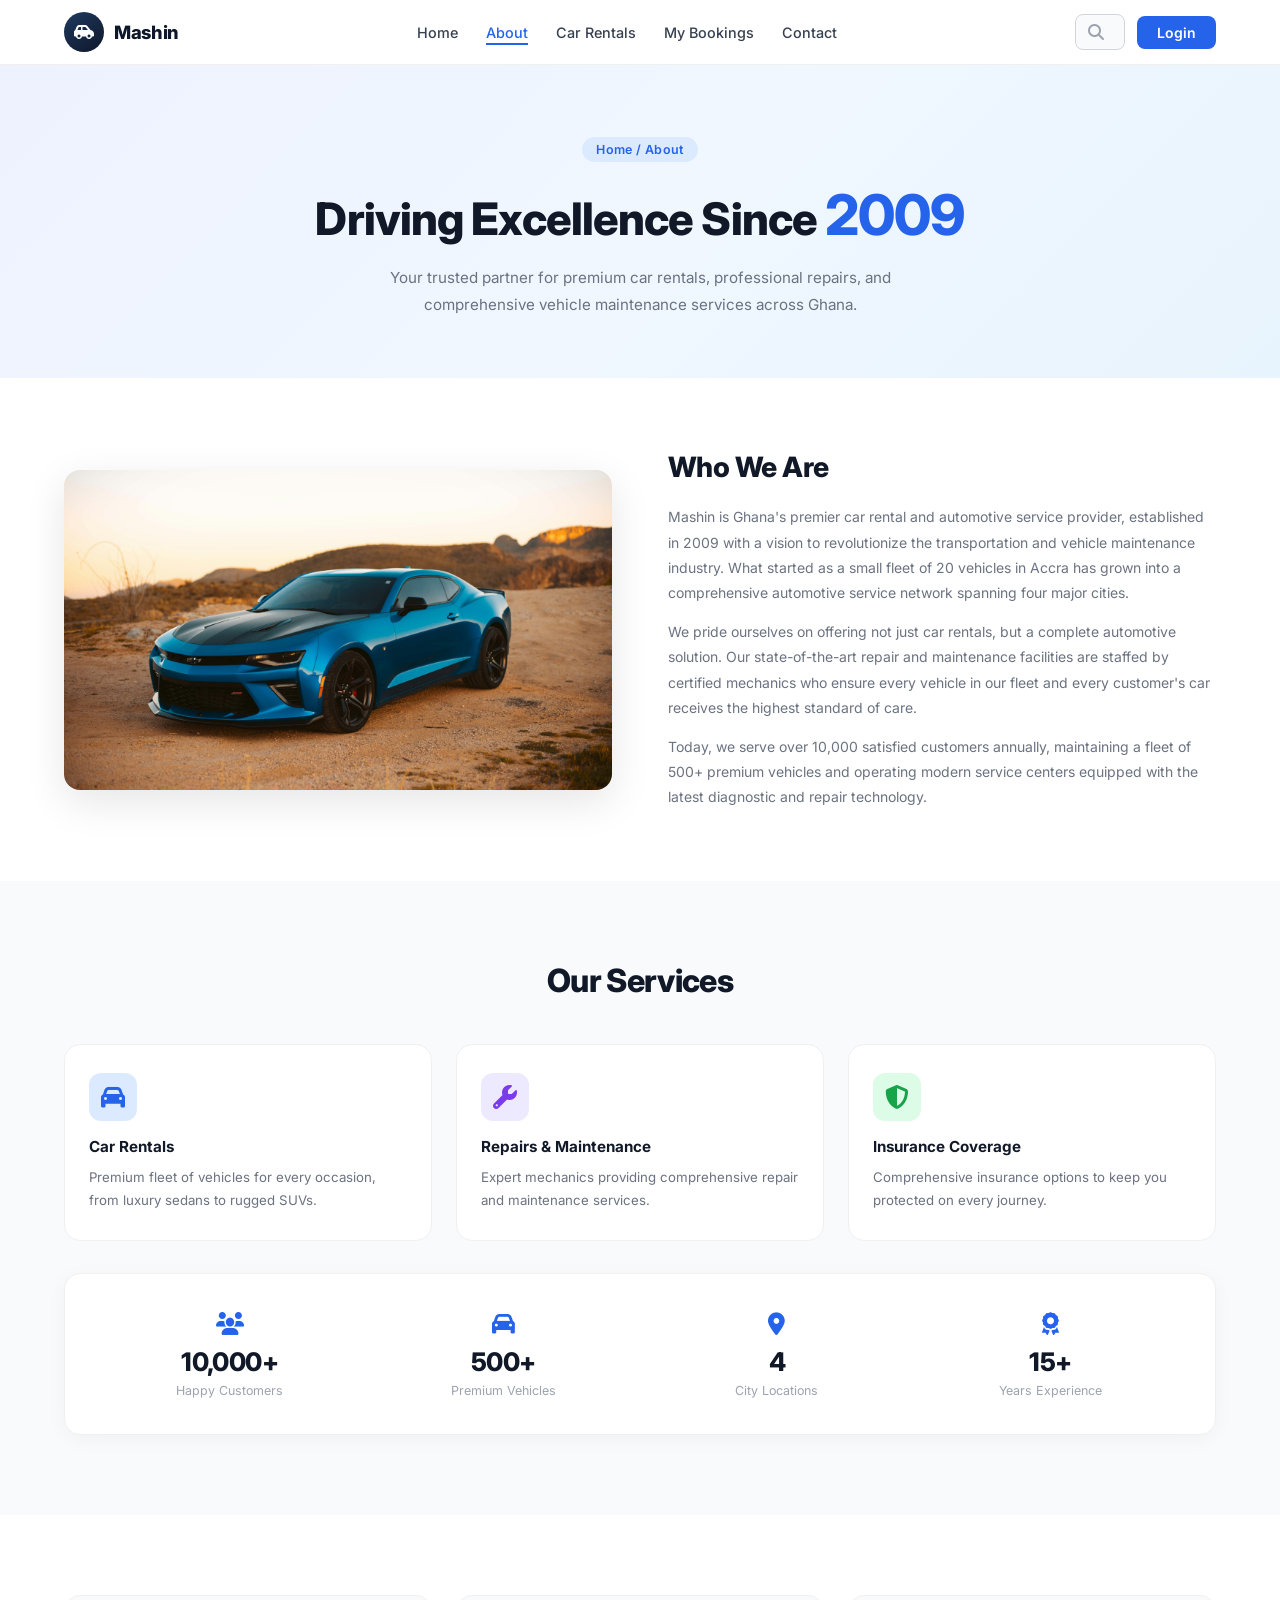
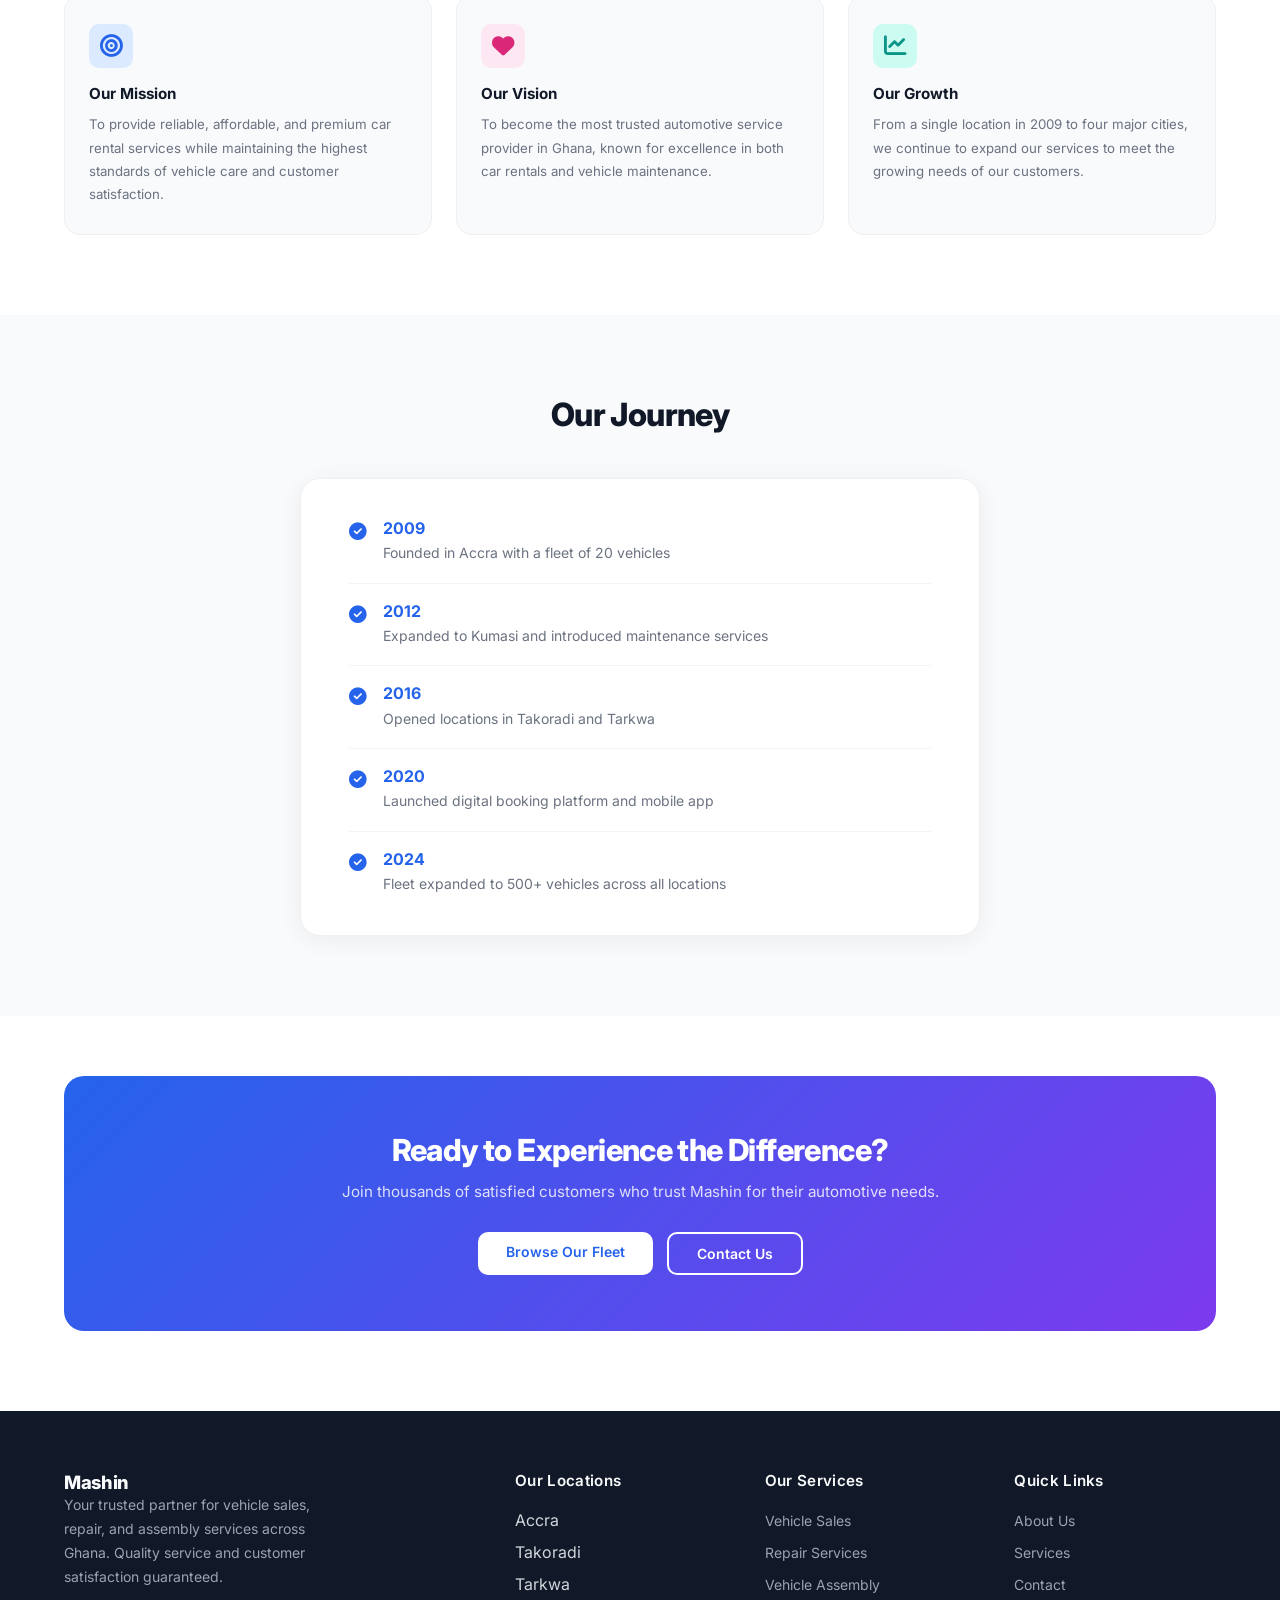
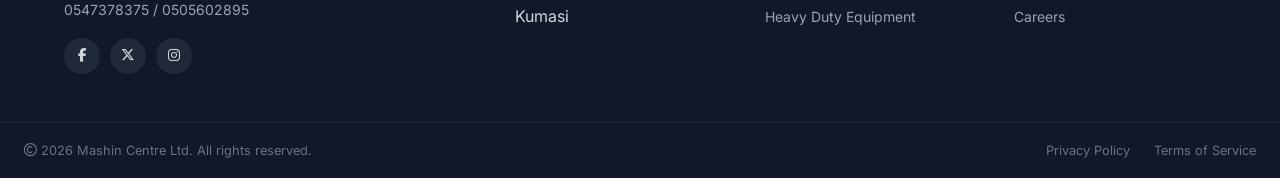
<file: about.html>
<!doctype html>

<html lang="en">
  <head>
    <meta charset="UTF-8" />

    <meta name="viewport" content="width=device-width, initial-scale=1.0" />

    <title>Mashin Centre — About</title>

    <link rel="stylesheet" href="css/style.css" />
     <link rel="stylesheet" href="https://cdnjs.cloudflare.com/ajax/libs/font-awesome/6.5.0/css/all.min.css"/>
  </head>
  <body id="top">
     
    <div class="top-arrow">
        <a href="#top"><i class="fa-solid fa-arrow-up"></i></a>
    </div>

   <!---------Header----------------->
<header>
  <div class="container">
    <div class="navbar">
      <a href="index.html" class="logo" aria-label="Mashin Centre home">
        <span class="logo-mark" aria-hidden="true"><i class="fa-solid fa-car-side"></i></span>
        <span class="logo-text">Mashin</span>
      </a>
      <button type="button" class="nav-toggle" aria-label="Toggle menu" aria-expanded="false" aria-controls="main-nav">
        <i class="fa-solid fa-bars"></i>
      </button>
      <nav class="main-nav" id="main-nav">
        <ul>
          <li><a href="index.html">Home</a></li>
          <li><a href="about.html" class="active">About</a></li>
          <li><a href="rentals.html">Car Rentals</a></li>
          <li><a href="booking.html">My Bookings</a></li>
          <li><a href="contact.html">Contact</a></li>
        </ul>
      </nav>
      <div class="header-actions">
        <div class="search-box">
          <span class="search-icon"><i class="fa-solid fa-magnifying-glass"></i></span>
          <input type="search" placeholder="Search products..." aria-label="Search products" />
        </div>
        <a href="login.html" class="btn-login">Login</a>
      </div>
    </div>
  </div>
</header>
<!-----------------End of header--------------------->
<main>
<!---------- ABOUT HERO -------->
      <section class="about-hero">
        <div class="container">
          <span class="section-tag">Home / About</span>
          <h1 class="about-hero-title">Driving Excellence Since <span class="hero-year">2009</span></h1>
          <p class="about-hero-desc">Your trusted partner for premium car rentals, professional repairs, and comprehensive vehicle maintenance services across Ghana.</p>
        </div>
      </section>
 
      <!-------- WHO WE ARE ------->
      <section class="who-section">
        <div class="container who-grid">
          <div class="who-img-wrap">
            <img src="images/car4.jpg" alt="Our Fleet" class="who-img" />
          </div>
          <div class="who-content">
            <h2>Who We Are</h2>
            <p>Mashin is Ghana's premier car rental and automotive service provider, established in 2009 with a vision to revolutionize the transportation and vehicle maintenance industry. What started as a small fleet of 20 vehicles in Accra has grown into a comprehensive automotive service network spanning four major cities.</p>
            <p>We pride ourselves on offering not just car rentals, but a complete automotive solution. Our state-of-the-art repair and maintenance facilities are staffed by certified mechanics who ensure every vehicle in our fleet and every customer's car receives the highest standard of care.</p>
            <p>Today, we serve over 10,000 satisfied customers annually, maintaining a fleet of 500+ premium vehicles and operating modern service centers equipped with the latest diagnostic and repair technology.</p>
          </div>
        </div>
      </section>
 
      <!-------- OUR SERVICES -------->
      <section class="about-services-section">
        <div class="container">
          <div class="section-header">
            <h2>Our Services</h2>
          </div>
          <div class="about-services-grid">
            <div class="about-service-card">
              <div class="about-service-icon blue-icon"><i class="fa-solid fa-car"></i></div>
              <h4>Car Rentals</h4>
              <p>Premium fleet of vehicles for every occasion, from luxury sedans to rugged SUVs.</p>
            </div>
            <div class="about-service-card">
              <div class="about-service-icon purple-icon"><i class="fa-solid fa-wrench"></i></div>
              <h4>Repairs & Maintenance</h4>
              <p>Expert mechanics providing comprehensive repair and maintenance services.</p>
            </div>
            <div class="about-service-card">
              <div class="about-service-icon green-icon"><i class="fa-solid fa-shield-halved"></i></div>
              <h4>Insurance Coverage</h4>
              <p>Comprehensive insurance options to keep you protected on every journey.</p>
            </div>
          </div>
 
          
          <div class="about-stats-box">
            <div class="about-stat-item">
              <span class="about-stat-icon"><i class="fa-solid fa-users"></i></span>
              <p class="about-stat-num">10,000+</p>
              <p class="about-stat-lbl">Happy Customers</p>
            </div>
            <div class="about-stat-item">
              <span class="about-stat-icon"><i class="fa-solid fa-car"></i></span>
              <p class="about-stat-num">500+</p>
              <p class="about-stat-lbl">Premium Vehicles</p>
            </div>
            <div class="about-stat-item">
              <span class="about-stat-icon"><i class="fa-solid fa-location-dot"></i></span>
              <p class="about-stat-num">4</p>
              <p class="about-stat-lbl">City Locations</p>
            </div>
            <div class="about-stat-item">
              <span class="about-stat-icon"><i class="fa-solid fa-award"></i></span>
              <p class="about-stat-num">15+</p>
              <p class="about-stat-lbl">Years Experience</p>
            </div>
          </div>
        </div>
      </section>
 
      <!-------- MISSION -------->
      <section class="mvg-section">
        <div class="container">
          <div class="mvg-grid">
            <div class="mvg-card">
              <div class="mvg-icon blue-icon"><i class="fa-solid fa-bullseye"></i></div>
              <h4>Our Mission</h4>
              <p>To provide reliable, affordable, and premium car rental services while maintaining the highest standards of vehicle care and customer satisfaction.</p>
            </div>
            <div class="mvg-card">
              <div class="mvg-icon pink-icon"><i class="fa-solid fa-heart"></i></div>
              <h4>Our Vision</h4>
              <p>To become the most trusted automotive service provider in Ghana, known for excellence in both car rentals and vehicle maintenance.</p>
            </div>
            <div class="mvg-card">
              <div class="mvg-icon teal-icon"><i class="fa-solid fa-chart-line"></i></div>
              <h4>Our Growth</h4>
              <p>From a single location in 2009 to four major cities, we continue to expand our services to meet the growing needs of our customers.</p>
            </div>
          </div>
        </div>
      </section>
 
      <!--------- OUR JOURNEY TIMELINE -------->
      <section class="journey-section">
        <div class="container">
          <div class="section-header">
            <h2>Our Journey</h2>
          </div>
          <div class="journey-box">
            <div class="timeline">
              <div class="timeline-item">
                <span class="timeline-icon"><i class="fa-solid fa-circle-check"></i></span>
                <div class="timeline-content">
                  <p class="timeline-year">2009</p>
                  <p class="timeline-desc">Founded in Accra with a fleet of 20 vehicles</p>
                </div>
              </div>
              <div class="timeline-item">
                <span class="timeline-icon"><i class="fa-solid fa-circle-check"></i></span>
                <div class="timeline-content">
                  <p class="timeline-year">2012</p>
                  <p class="timeline-desc">Expanded to Kumasi and introduced maintenance services</p>
                </div>
              </div>
              <div class="timeline-item">
                <span class="timeline-icon"><i class="fa-solid fa-circle-check"></i></span>
                <div class="timeline-content">
                  <p class="timeline-year">2016</p>
                  <p class="timeline-desc">Opened locations in Takoradi and Tarkwa</p>
                </div>
              </div>
              <div class="timeline-item">
                <span class="timeline-icon"><i class="fa-solid fa-circle-check"></i></span>
                <div class="timeline-content">
                  <p class="timeline-year">2020</p>
                  <p class="timeline-desc">Launched digital booking platform and mobile app</p>
                </div>
              </div>
              <div class="timeline-item">
                <span class="timeline-icon"><i class="fa-solid fa-circle-check"></i></span>
                <div class="timeline-content">
                  <p class="timeline-year">2024</p>
                  <p class="timeline-desc">Fleet expanded to 500+ vehicles across all locations</p>
                </div>
              </div>
            </div>
          </div>
        </div>
      </section>
 
      <!---------- CTA BANNER -------->
      <section class="cta-section">
        <div class="container">
          <div class="cta-banner">
            <h2>Ready to Experience the Difference?</h2>
            <p>Join thousands of satisfied customers who trust Mashin for their automotive needs.</p>
            <div class="cta-actions">
              <a href="rentals.html" class="btn-cta-solid">Browse Our Fleet</a>
              <a href="contact.html" class="btn-cta-outline">Contact Us</a>
            </div>
          </div>
        </div>
      </section>
</main>
 <!---------Footer----------------->
    <footer>
      <div class="footer-container">

        <div class="footer-brand">
          <div class="footer-logo">
            <span class="logo-text" style="color:#f9fafb;">Mashin</span>
          </div>
          <p class="footer-desc">
            Your trusted partner for vehicle sales, repair, and assembly services across Ghana. Quality service and customer satisfaction guaranteed.
          </p>
          <p class="footer-phone">0547378375 / 0505602895</p>
          <div class="footer-socials">
            <a href="www.facebook.com" class="social-link"><i class="fa-brands fa-facebook-f"></i></a>
            <a href="www.twitter.com" class="social-link"><i class="fa-brands fa-x-twitter"></i></a>
            <a href="https://www.instagram.com" class="social-link" rel="noopener noreferrer"><i class="fa-brands fa-instagram"></i></a>
          </div>
        </div>

        <div class="footer-col">
          <h4>Our Locations</h4>
          <ul>
            <li>Accra</li>
            <li>Takoradi</li>
            <li>Tarkwa</li>
            <li>Kumasi</li>
          </ul>
        </div>

        <div class="footer-col">
          <h4>Our Services</h4>
          <ul>
            <li><a href="#">Vehicle Sales</a></li>
            <li><a href="#">Repair Services</a></li>
            <li><a href="#">Vehicle Assembly</a></li>
            <li><a href="#">Heavy Duty Equipment</a></li>
          </ul>
        </div>

        <div class="footer-col">
          <h4>Quick Links</h4>
          <ul>
            <li><a href="about.html">About Us</a></li>
            <li><a href="booking.html">Services</a></li>
            <li><a href="contact.html">Contact</a></li>
            <li><a href="about.html">Careers</a></li>
          </ul>
        </div>

      </div>

      <div class="footer-bottom">
        <p><i class="fa-regular fa-copyright"></i> 2026 Mashin Centre Ltd. All rights reserved.</p>
        <div class="footer-bottom-links">
          <a href="#">Privacy Policy</a>
          <a href="#">Terms of Service</a>
        </div>
      </div>
    </footer>
    <!---------End of Footer----------------->

    <script src="js/script.js"></script>
  </body>
</html>
</file>
<file: css/style.css>
@import url("https://fonts.googleapis.com/css2?family=Arvo:ital,wght@0,400;0,700;1,400;1,700&family=Inter:ital,opsz,wght@0,14..32,100..900;1,14..32,100..900&family=Montserrat:ital,wght@0,100..900;1,100..900&family=Poppins:ital,wght@0,100;0,200;0,300;0,400;0,500;0,600;0,700;0,800;0,900;1,100;1,200;1,300;1,400;1,500;1,600;1,700;1,800;1,900&display=swap");

* {
  margin: 0;
  padding: 0;
  box-sizing: border-box;
  text-decoration: none;
}

body {
  font-family:
    "Inter",
    system-ui,
    -apple-system,
    sans-serif;
  color: #111827;
}

.container {
  width: 100%;
  max-width: 1200px;
  margin-left: auto;
  margin-right: auto;
  padding-left: 24px;
  padding-right: 24px;
}

.blue,
.section-header h2 .blue,
.contact-hero-title .blue {
  color: #2563eb;
}

.about-hero-title .hero-year {
  font-size: 1.25em;
  color: #2563eb;
  font-weight: 800;
}

/* ---- HEADER ----- */
header {
  background-color: #ffffff;
  border-bottom: 1px solid #f0f0f0;
  position: sticky;
  top: 0;
  z-index: 1000;
}

.navbar {
  display: flex;
  align-items: center;
  justify-content: space-between;
  min-height: 64px;
  gap: 20px;
  padding: 10px 0;
}

.logo {
  display: inline-flex;
  align-items: center;
  gap: 10px;
  color: inherit;
  flex-shrink: 0;
}

.logo-mark {
  width: 40px;
  height: 40px;
  border-radius: 50%;
  background: linear-gradient(145deg, #1e3a5f 0%, #0f172a 100%);
  color: #fff;
  display: flex;
  align-items: center;
  justify-content: center;
  font-size: 1rem;
}

.logo-text {
  font-size: 1.15rem;
  font-weight: 800;
  letter-spacing: -0.02em;
  color: #0f172a;
}

.nav-toggle {
  display: none;
  align-items: center;
  justify-content: center;
  width: 44px;
  height: 44px;
  border: 1px solid #e5e7eb;
  border-radius: 10px;
  background: #fff;
  color: #374151;
  cursor: pointer;
  flex-shrink: 0;
}

.nav-toggle:hover {
  border-color: #2563eb;
  color: #2563eb;
}

.logo-img {
  height: 40px;
  width: auto;
  display: block;
}

.main-nav ul {
  list-style: none;
  display: flex;
  align-items: center;
  gap: 28px;
  margin: 0;
  padding: 0;
}

.main-nav ul li a {
  text-decoration: none;
  color: #374151;
  font-size: 0.9rem;
  font-weight: 500;
  transition: color 0.2s ease;
  white-space: nowrap;
}

.main-nav ul li a:hover {
  color: #2563eb;
}

.main-nav ul li a.active {
  color: #2563eb;
  border-bottom: 2px solid #2563eb;
  padding-bottom: 2px;
}

.header-actions {
  display: flex;
  align-items: center;
  gap: 12px;
  flex-shrink: 0;
}

.search-box {
  display: flex;
  align-items: center;
  gap: 8px;
  border: 1px solid #d1d5db;
  border-radius: 8px;
  padding: 7px 12px;
  background: #f9fafb;
  color: #9ca3af;
}

.search-box input {
  border: none;
  outline: none;
  background: transparent;
  font-size: 0.875rem;
  color: #374151;
  width: 140px;
}

.search-box input::placeholder {
  color: #9ca3af;
}

.btn-login {
  background-color: #2563eb;
  color: #ffffff;
  text-decoration: none;
  padding: 8px 20px;
  border-radius: 8px;
  font-size: 0.875rem;
  font-weight: 600;
  transition: background-color 0.2s ease;
  white-space: nowrap;
}

.btn-login:hover {
  background-color: #1d4ed8;
}
/* ----------MAIN STYLES-------- */

.hero {
  background: linear-gradient(135deg, #eef2ff 0%, #f0f7ff 50%, #e8f4fd 100%);
  padding: 72px 0 60px;
}

.hero-container {
  display: grid;
  grid-template-columns: 1fr 1fr;
  align-items: center;
  gap: 48px;
}

.hero-label {
  display: inline-block;
  background-color: #dbeafe;
  color: #2563eb;
  font-size: 0.78rem;
  font-weight: 600;
  padding: 5px 14px;
  border-radius: 20px;
  margin-bottom: 20px;
  letter-spacing: 0.03em;
}

.hero-title {
  font-size: 3rem;
  font-weight: 800;
  color: #111827;
  line-height: 1.15;
  margin-bottom: 18px;
}

.hero-title-blue {
  color: #2563eb;
}

.hero-desc {
  font-size: 0.95rem;
  color: #6b7280;
  line-height: 1.75;
  max-width: 420px;
  margin-bottom: 36px;
}

.hero-stats {
  display: flex;
  gap: 32px;
  flex-wrap: wrap;
}

.stat-item {
  display: flex;
  align-items: center;
  gap: 10px;
}

.stat-icon {
  font-size: 1.4rem;
  color: #2563eb;
}

.stat-number {
  font-size: 1.1rem;
  font-weight: 700;
  color: #111827;
  line-height: 1.2;
}

.stat-label {
  font-size: 0.78rem;
  color: #9ca3af;
}

.hero-image-wrap {
  position: relative;
  display: flex;
  align-items: center;
  justify-content: center;
}

.hero-car-img {
  width: 100%;
  max-width: 520px;
  object-fit: contain;
  position: relative;
  z-index: 1;
  filter: drop-shadow(0 20px 40px rgba(0, 0, 0, 0.12));
}

.hero-badge {
  position: absolute;
  background: #ffffff;
  border-radius: 12px;
  padding: 10px 16px;
  display: flex;
  align-items: center;
  gap: 10px;
  box-shadow: 0 8px 24px rgba(0, 0, 0, 0.1);
  z-index: 2;
}

.badge-rating {
  top: 20px;
  left: 0;
}

.badge-price {
  bottom: 20px;
  right: 0;
}

.badge-star {
  font-size: 1.2rem;
  color: #2563eb;
  background: #dbeafe;
  width: 34px;
  height: 34px;
  border-radius: 50%;
  display: flex;
  align-items: center;
  justify-content: center;
}

.badge-check {
  font-size: 1rem;
  color: #16a34a;
  background: #dcfce7;
  width: 34px;
  height: 34px;
  border-radius: 50%;
  display: flex;
  align-items: center;
  justify-content: center;
  font-weight: 700;
}

.badge-title {
  font-size: 0.85rem;
  font-weight: 700;
  color: #111827;
  line-height: 1.3;
}

.badge-sub {
  font-size: 0.75rem;
  color: #9ca3af;
}

.booking-section {
  background: #ffffff;
  padding: 0 0 60px;
}

.booking-container {
  max-width: 900px;
  margin-left: auto;
  margin-right: auto;
}

.booking-label {
  font-size: 0.85rem;
  font-weight: 600;
  color: #374151;
  margin-bottom: 16px;
  padding-top: 40px;
}

.booking-form {
  display: flex;
  align-items: flex-end;
  gap: 0;
  background: #ffffff;
  border: 1px solid #e5e7eb;
  border-radius: 14px;
  padding: 20px 24px;
  box-shadow: 0 4px 24px rgba(0, 0, 0, 0.06);
  flex-wrap: wrap;
}

.form-group {
  flex: 1;
  min-width: 160px;
  display: flex;
  flex-direction: column;
  gap: 6px;
}

.form-group label {
  font-size: 0.78rem;
  font-weight: 600;
  color: #374151;
  letter-spacing: 0.02em;
}

.input-wrap {
  display: flex;
  align-items: center;
  gap: 8px;
}

.input-icon {
  font-size: 1rem;
  color: #9ca3af;
}

.input-wrap select,
.input-wrap input[type="date"] {
  border: none;
  outline: none;
  font-size: 0.875rem;
  color: #374151;
  background: transparent;
  width: 100%;
  cursor: pointer;
}

.input-wrap select option {
  color: #374151;
}

.form-divider {
  width: 1px;
  height: 40px;
  background-color: #e5e7eb;
  margin: 0 16px;
  align-self: center;
}

.btn-search {
  background-color: #2563eb;
  color: #ffffff;
  border: none;
  padding: 12px 28px;
  border-radius: 10px;
  font-size: 0.9rem;
  font-weight: 600;
  cursor: pointer;
  white-space: nowrap;
  margin-left: 16px;
  transition:
    background-color 0.2s ease,
    transform 0.1s ease;
}

.btn-search:hover {
  background-color: #1d4ed8;
  transform: translateY(-1px);
}

.btn-search:active {
  transform: translateY(0);
}

.features-section {
  background: #f8fafc;
  padding: 80px 0;
}

.section-header {
  text-align: center;
  margin-bottom: 52px;
}

.section-tag {
  display: inline-block;
  background: #dbeafe;
  color: #2563eb;
  font-size: 0.78rem;
  font-weight: 600;
  padding: 5px 14px;
  border-radius: 20px;
  margin-bottom: 14px;
  letter-spacing: 0.03em;
}

.section-header h2 {
  font-size: 2rem;
  font-weight: 800;
  color: #111827;
  margin-bottom: 12px;
  letter-spacing: -0.02em;
}

.section-header p {
  font-size: 0.9rem;
  color: #6b7280;
  max-width: 480px;
  margin: 0 auto;
}

.features-grid {
  display: grid;
  grid-template-columns: repeat(4, 1fr);
  gap: 24px;
}

.feature-card {
  background: #ffffff;
  border-radius: 16px;
  padding: 28px 24px;
  border: 1px solid #f0f0f0;
  transition:
    box-shadow 0.2s,
    transform 0.2s;
}

.feature-card:hover {
  box-shadow: 0 8px 32px rgba(37, 99, 235, 0.08);
  transform: translateY(-4px);
}

.feature-icon {
  width: 48px;
  height: 48px;
  border-radius: 12px;
  background: #dbeafe;
  color: #2563eb;
  font-size: 1.25rem;
  margin-bottom: 16px;
  display: flex;
  align-items: center;
  justify-content: center;
}

.feature-card h4 {
  font-size: 0.95rem;
  font-weight: 700;
  color: #111827;
  margin-bottom: 10px;
}

.feature-card p {
  font-size: 0.83rem;
  color: #6b7280;
  line-height: 1.7;
}

.vehicles-section {
  background: #ffffff;
  padding: 80px 0;
}

.vehicles-grid {
  display: grid;
  grid-template-columns: repeat(3, 1fr);
  gap: 24px;
  margin-bottom: 40px;
}

.vehicle-card {
  background: #ffffff;
  border-radius: 16px;
  border: 1px solid #f0f0f0;
  overflow: hidden;
  transition:
    box-shadow 0.2s,
    transform 0.2s;
}

.vehicle-card:hover {
  box-shadow: 0 12px 40px rgba(0, 0, 0, 0.09);
  transform: translateY(-4px);
}

.vehicle-img-wrap {
  position: relative;
  background: #f8fafc;
  height: 180px;
  overflow: hidden;
  display: flex;
  align-items: center;
  justify-content: center;
}

.vehicle-img-wrap img {
  width: 100%;
  height: 100%;
  object-fit: cover;
  transition: transform 0.3s;
}

.vehicle-card:hover .vehicle-img-wrap img {
  transform: scale(1.05);
}

.v-tag {
  position: absolute;
  top: 12px;
  left: 12px;
  font-size: 0.7rem;
  font-weight: 700;
  padding: 3px 10px;
  border-radius: 20px;
  text-transform: capitalize;
  letter-spacing: 0.03em;
  z-index: 1;
}

.v-tag.luxury {
  background: #fef3c7;
  color: #d97706;
}
.v-tag.suv {
  background: #d1fae5;
  color: #059669;
}
.v-tag.electric {
  background: #ede9fe;
  color: #7c3aed;
}
.v-tag.sedan {
  background: #dbeafe;
  color: #2563eb;
}
.v-tag.sports {
  background: #fee2e2;
  color: #dc2626;
}
.v-tag.van {
  background: #fce7f3;
  color: #db2777;
}

.v-fav {
  position: absolute;
  top: 12px;
  right: 12px;
  width: 28px;
  height: 28px;
  background: #ffffff;
  border-radius: 50%;
  display: flex;
  align-items: center;
  justify-content: center;
  font-size: 0.85rem;
  color: #9ca3af;
  cursor: pointer;
  z-index: 1;
  box-shadow: 0 2px 6px rgba(0, 0, 0, 0.1);
  transition: color 0.2s;
}

.v-fav:hover {
  color: #ef4444;
}

.vehicle-info {
  padding: 18px 18px 16px;
}

.vehicle-info h4 {
  font-size: 0.95rem;
  font-weight: 700;
  color: #111827;
  margin-bottom: 6px;
}

.v-rating {
  font-size: 0.78rem;
  color: #f59e0b;
  margin-bottom: 12px;
}

.v-rating span {
  color: #6b7280;
  font-size: 0.75rem;
}

.v-specs {
  display: flex;
  gap: 12px;
  flex-wrap: wrap;
  margin-bottom: 8px;
}

.v-specs span {
  font-size: 0.75rem;
  color: #6b7280;
}

.v-location {
  font-size: 0.75rem;
  color: #9ca3af;
  margin-bottom: 14px;
}

.v-footer {
  display: flex;
  align-items: flex-end;
  justify-content: space-between;
  border-top: 1px solid #f3f4f6;
  padding-top: 14px;
}

.v-price-label {
  font-size: 0.7rem;
  color: #9ca3af;
  margin-bottom: 2px;
}

.v-price {
  font-size: 1.25rem;
  font-weight: 800;
  color: #2563eb;
}

.v-actions {
  display: flex;
  gap: 8px;
}

.btn-details {
  padding: 7px 14px;
  border: 1.5px solid #d1d5db;
  border-radius: 8px;
  font-size: 0.78rem;
  font-weight: 600;
  color: #374151;
  background: transparent;
  transition:
    border-color 0.2s,
    color 0.2s;
  white-space: nowrap;
}

.btn-details:hover {
  border-color: #2563eb;
  color: #2563eb;
}

.btn-book {
  padding: 7px 14px;
  background: #2563eb;
  border-radius: 8px;
  font-size: 0.78rem;
  font-weight: 600;
  color: #ffffff;
  transition: background-color 0.2s;
  white-space: nowrap;
}

.btn-book:hover {
  background-color: #1d4ed8;
}

.view-all-wrap {
  text-align: center;
}

.btn-view-all {
  display: inline-block;
  background: #2563eb;
  color: #ffffff;
  padding: 12px 36px;
  border-radius: 10px;
  font-size: 0.9rem;
  font-weight: 600;
  transition:
    background-color 0.2s,
    transform 0.1s;
}

.btn-view-all:hover {
  background-color: #1d4ed8;
  transform: translateY(-1px);
}

/* ----------TESTIMONIALS--------- */
.testimonials-section {
  background: #f8fafc;
  padding: 80px 0 40px;
}

.testimonial-card {
  max-width: 720px;
  margin: 0 auto;
  background: #ffffff;
  border-radius: 20px;
  padding: 40px;
  box-shadow: 0 4px 32px rgba(0, 0, 0, 0.07);
  position: relative;
}

.testimonial-text {
  font-size: 0.95rem;
  color: #374151;
  line-height: 1.85;
  font-style: italic;
  margin-bottom: 28px;
}

.testimonial-author {
  display: flex;
  align-items: center;
  gap: 14px;
  margin-bottom: 16px;
}

.author-avatar {
  width: 48px;
  height: 48px;
  border-radius: 50%;
  background: #2563eb;
  color: #ffffff;
  font-size: 1.1rem;
  font-weight: 700;
  display: flex;
  align-items: center;
  justify-content: center;
  flex-shrink: 0;
}

.author-name {
  font-size: 0.9rem;
  font-weight: 700;
  color: #111827;
}

.author-role {
  font-size: 0.78rem;
  color: #6b7280;
}

.author-company {
  font-size: 0.75rem;
  color: #9ca3af;
}

.testimonial-stars {
  color: #f59e0b;
  font-size: 1rem;
  margin-bottom: 20px;
}

.testimonial-nav {
  display: flex;
  gap: 8px;
  justify-content: flex-end;
}

.nav-btn {
  width: 34px;
  height: 34px;
  border-radius: 50%;
  border: 1.5px solid #d1d5db;
  background: transparent;
  font-size: 1.1rem;
  cursor: pointer;
  color: #374151;
  display: flex;
  align-items: center;
  justify-content: center;
  transition:
    border-color 0.2s,
    background 0.2s;
}

.nav-btn:hover {
  border-color: #2563eb;
  background: #2563eb;
  color: #ffffff;
}

/* ----------STATS STYLES--------- */
.stats-bar {
  background: #ffffff;
  padding: 48px 0;
  border-top: 1px solid #f0f0f0;
  border-bottom: 1px solid #f0f0f0;
}

.stats-grid {
  display: grid;
  grid-template-columns: repeat(4, 1fr);
  gap: 24px;
  text-align: center;
}

.stats-num {
  font-size: 2rem;
  font-weight: 800;
  color: #111827;
  letter-spacing: -0.02em;
  margin-bottom: 4px;
}

.stats-lbl {
  font-size: 0.82rem;
  color: #9ca3af;
}

.about-hero {
  background: linear-gradient(135deg, #eef2ff 0%, #f0f7ff 50%, #e8f4fd 100%);
  padding: 72px 0 60px;
  text-align: center;
}

.about-hero .section-tag {
  display: inline-block;
  background-color: #dbeafe;
  color: #2563eb;
  font-size: 0.78rem;
  font-weight: 600;
  padding: 5px 14px;
  border-radius: 20px;
  margin-bottom: 20px;
  letter-spacing: 0.03em;
}

.about-hero-title {
  font-size: 2.8rem;
  font-weight: 800;
  color: #111827;
  line-height: 1.2;
  margin-bottom: 16px;
  letter-spacing: -0.02em;
}

.about-hero-desc {
  font-size: 0.95rem;
  color: #6b7280;
  line-height: 1.75;
  max-width: 520px;
  margin: 0 auto;
}

.who-section {
  background: #ffffff;
  padding: 72px 0;
}

.who-grid {
  display: grid;
  grid-template-columns: 1fr 1fr;
  align-items: center;
  gap: 56px;
}

.who-img-wrap {
  border-radius: 16px;
  overflow: hidden;
  box-shadow: 0 12px 40px rgba(0, 0, 0, 0.1);
}

.who-img {
  width: 100%;
  height: 320px;
  object-fit: cover;
  display: block;
}

.who-content h2 {
  font-size: 1.75rem;
  font-weight: 800;
  color: #111827;
  margin-bottom: 20px;
  letter-spacing: -0.02em;
}

.who-content p {
  font-size: 0.875rem;
  color: #6b7280;
  line-height: 1.8;
  margin-bottom: 14px;
}

.who-content p:last-child {
  margin-bottom: 0;
}

.about-services-section {
  background: #f8fafc;
  padding: 80px 0;
}

.about-services-section .section-header {
  text-align: center;
  margin-bottom: 44px;
}

.about-services-section .section-header h2 {
  font-size: 2rem;
  font-weight: 800;
  color: #111827;
  letter-spacing: -0.02em;
}

.about-services-grid {
  display: grid;
  grid-template-columns: repeat(3, 1fr);
  gap: 24px;
  margin-bottom: 32px;
}

.about-service-card {
  background: #ffffff;
  border-radius: 16px;
  padding: 28px 24px;
  border: 1px solid #f0f0f0;
  transition:
    box-shadow 0.2s,
    transform 0.2s;
}

.about-service-card:hover {
  box-shadow: 0 8px 32px rgba(37, 99, 235, 0.08);
  transform: translateY(-4px);
}

.about-service-icon {
  font-size: 1.5rem;
  width: 48px;
  height: 48px;
  border-radius: 12px;
  display: flex;
  align-items: center;
  justify-content: center;
  margin-bottom: 16px;
}

.blue-icon {
  background: #dbeafe;
  color: #2563eb;
}
.purple-icon {
  background: #ede9fe;
  color: #7c3aed;
}
.green-icon {
  background: #dcfce7;
  color: #16a34a;
}
.pink-icon {
  background: #fce7f3;
  color: #db2777;
}
.teal-icon {
  background: #ccfbf1;
  color: #0d9488;
}

.about-service-card h4 {
  font-size: 0.95rem;
  font-weight: 700;
  color: #111827;
  margin-bottom: 10px;
}

.about-service-card p {
  font-size: 0.83rem;
  color: #6b7280;
  line-height: 1.7;
}

.about-stats-box {
  background: #ffffff;
  border-radius: 16px;
  border: 1px solid #f0f0f0;
  padding: 36px 40px;
  display: grid;
  grid-template-columns: repeat(4, 1fr);
  gap: 24px;
  text-align: center;
  box-shadow: 0 4px 20px rgba(0, 0, 0, 0.04);
}

.about-stat-item {
  display: flex;
  flex-direction: column;
  align-items: center;
  gap: 6px;
}

.about-stat-icon {
  font-size: 1.4rem;
  color: #2563eb;
  margin-bottom: 4px;
}

.about-stat-num {
  font-size: 1.6rem;
  font-weight: 800;
  color: #111827;
  letter-spacing: -0.02em;
  line-height: 1.2;
}

.about-stat-lbl {
  font-size: 0.78rem;
  color: #9ca3af;
}

.mvg-section {
  background: #ffffff;
  padding: 80px 0;
}

.mvg-grid {
  display: grid;
  grid-template-columns: repeat(3, 1fr);
  gap: 24px;
}

.mvg-card {
  background: #f8fafc;
  border-radius: 16px;
  padding: 28px 24px;
  border: 1px solid #f0f0f0;
  transition:
    box-shadow 0.2s,
    transform 0.2s;
}

.mvg-card:hover {
  box-shadow: 0 8px 32px rgba(37, 99, 235, 0.07);
  transform: translateY(-4px);
}

.mvg-icon {
  font-size: 1.4rem;
  width: 44px;
  height: 44px;
  border-radius: 10px;
  display: flex;
  align-items: center;
  justify-content: center;
  margin-bottom: 16px;
}

.mvg-card h4 {
  font-size: 0.95rem;
  font-weight: 700;
  color: #111827;
  margin-bottom: 10px;
}

.mvg-card p {
  font-size: 0.83rem;
  color: #6b7280;
  line-height: 1.75;
}

.journey-section {
  background: #f8fafc;
  padding: 80px 0;
}

.journey-section .section-header {
  text-align: center;
  margin-bottom: 44px;
}

.journey-section .section-header h2 {
  font-size: 2rem;
  font-weight: 800;
  color: #111827;
  letter-spacing: -0.02em;
}

.journey-box {
  max-width: 680px;
  margin: 0 auto;
  background: #ffffff;
  border-radius: 20px;
  padding: 40px 48px;
  box-shadow: 0 4px 24px rgba(0, 0, 0, 0.06);
  border: 1px solid #f0f0f0;
}

.timeline {
  display: flex;
  flex-direction: column;
  gap: 0;
}

.timeline-item {
  display: flex;
  align-items: flex-start;
  gap: 16px;
  padding: 18px 0;
  border-bottom: 1px solid #f3f4f6;
  position: relative;
}

.timeline-item:last-child {
  border-bottom: none;
  padding-bottom: 0;
}

.timeline-item:first-child {
  padding-top: 0;
}

.timeline-icon {
  font-size: 1.1rem;
  color: #2563eb;
  flex-shrink: 0;
  margin-top: 2px;
}

.timeline-content {
  display: flex;
  flex-direction: column;
  gap: 4px;
}

.timeline-year {
  font-size: 1rem;
  font-weight: 700;
  color: #2563eb;
  line-height: 1.2;
}

.timeline-desc {
  font-size: 0.875rem;
  color: #6b7280;
  line-height: 1.6;
}

.cta-section {
  padding: 60px 0 80px;
  background: #ffffff;
}

.cta-banner {
  background: linear-gradient(135deg, #2563eb 0%, #7c3aed 100%);
  border-radius: 20px;
  padding: 56px 40px;
  text-align: center;
  color: #ffffff;
}

.cta-banner h2 {
  font-size: 1.9rem;
  font-weight: 800;
  color: #ffffff;
  margin-bottom: 12px;
  letter-spacing: -0.02em;
}

.cta-banner p {
  font-size: 0.95rem;
  color: rgba(255, 255, 255, 0.82);
  margin-bottom: 28px;
  line-height: 1.6;
}

.cta-actions {
  display: flex;
  justify-content: center;
  gap: 14px;
  flex-wrap: wrap;
}

.btn-cta-outline {
  padding: 11px 28px;
  border: 2px solid #ffffff;
  border-radius: 10px;
  font-size: 0.875rem;
  font-weight: 600;
  color: #ffffff;
  text-decoration: none;
  transition:
    background 0.2s,
    color 0.2s;
}

.btn-cta-outline:hover {
  background: #ffffff;
  color: #2563eb;
}

.btn-cta-solid {
  padding: 11px 28px;
  background: #ffffff;
  border-radius: 10px;
  font-size: 0.875rem;
  font-weight: 600;
  color: #2563eb;
  text-decoration: none;
  transition: opacity 0.2s;
}

.btn-cta-solid:hover {
  opacity: 0.88;
}

.top-arrow {
  position: fixed;
  bottom: 28px;
  right: 28px;
  z-index: 999;
}

.top-arrow a {
  width: 42px;
  height: 42px;
  background: #2563eb;
  color: #ffffff;
  border-radius: 50%;
  display: flex;
  align-items: center;
  justify-content: center;
  font-size: 1rem;
  text-decoration: none;
  box-shadow: 0 4px 16px rgba(37, 99, 235, 0.3);
  transition:
    background 0.2s,
    transform 0.2s;
}

.top-arrow a:hover {
  background: #1d4ed8;
  transform: translateY(-2px);
}
.user-avatar {
  width: 36px;
  height: 36px;
  border-radius: 50%;
  background: #2563eb;
  color: #ffffff;
  font-size: 0.78rem;
  font-weight: 700;
  display: flex;
  align-items: center;
  justify-content: center;
  flex-shrink: 0;
  letter-spacing: 0.02em;
}

.btn-logout {
  background-color: #dc2626;
  color: #ffffff;
  text-decoration: none;
  padding: 8px 20px;
  border-radius: 8px;
  font-size: 0.875rem;
  font-weight: 600;
  transition: background-color 0.2s ease;
  white-space: nowrap;
}

.btn-logout:hover {
  background-color: #b91c1c;
}

/* --------------------CONTACT STYLES--------------- */
.contact-hero {
  background: linear-gradient(135deg, #eef2ff 0%, #f0f7ff 50%, #e8f4fd 100%);
  padding: 64px 0 52px;
  text-align: center;
}

.contact-hero .section-tag {
  display: inline-block;
  background-color: #dbeafe;
  color: #2563eb;
  font-size: 0.78rem;
  font-weight: 600;
  padding: 5px 14px;
  border-radius: 20px;
  margin-bottom: 16px;
  letter-spacing: 0.03em;
}

.contact-hero-title {
  font-size: 2.6rem;
  font-weight: 800;
  color: #111827;
  line-height: 1.2;
  margin-bottom: 14px;
  letter-spacing: -0.02em;
}

.contact-hero-desc {
  font-size: 0.95rem;
  color: #6b7280;
  line-height: 1.75;
  max-width: 480px;
  margin: 0 auto;
}

/* ------------------INFO STYLES------------- */
.info-cards-section {
  background: #ffffff;
  padding: 48px 0 40px;
}

.info-cards-grid {
  display: grid;
  grid-template-columns: repeat(4, 1fr);
  gap: 20px;
}

.info-card {
  background: #ffffff;
  border: 1px solid #e5e7eb;
  border-radius: 16px;
  padding: 24px 20px;
  transition:
    box-shadow 0.2s,
    transform 0.2s;
}

.info-card:hover {
  box-shadow: 0 8px 28px rgba(0, 0, 0, 0.07);
  transform: translateY(-3px);
}

.info-card-icon {
  width: 44px;
  height: 44px;
  border-radius: 10px;
  display: flex;
  align-items: center;
  justify-content: center;
  font-size: 1.15rem;
  margin-bottom: 14px;
}

.orange-icon {
  background: #fff7ed;
  color: #ea580c;
}

.info-card h4 {
  font-size: 0.9rem;
  font-weight: 700;
  color: #111827;
  margin-bottom: 8px;
}

.info-card p {
  font-size: 0.8rem;
  color: #6b7280;
  line-height: 1.6;
  margin-bottom: 2px;
}

/* ------------------CONTACT STYLES------------- */
.contact-main-section {
  background: #f8fafc;
  padding: 48px 0 60px;
}

.contact-main-grid {
  display: grid;
  grid-template-columns: 1fr 1fr;
  gap: 24px;
  align-items: start;
}

.contact-form-card {
  background: #ffffff;
  border-radius: 20px;
  padding: 36px 32px;
  border: 1px solid #e5e7eb;
  box-shadow: 0 4px 20px rgba(0, 0, 0, 0.05);
}

.contact-form-card h2 {
  font-size: 1.4rem;
  font-weight: 800;
  color: #111827;
  margin-bottom: 6px;
  letter-spacing: -0.02em;
}

.form-subtitle {
  font-size: 0.83rem;
  color: #6b7280;
  line-height: 1.6;
  margin-bottom: 28px;
}

.contact-form {
  display: flex;
  flex-direction: column;
  gap: 18px;
}

.field-group {
  display: flex;
  flex-direction: column;
  gap: 6px;
}

.field-row {
  display: grid;
  grid-template-columns: 1fr 1fr;
  gap: 16px;
}

.field-group label {
  font-size: 0.78rem;
  font-weight: 600;
  color: #374151;
}

.req {
  color: #dc2626;
}

.field-input-wrap {
  display: flex;
  align-items: center;
  gap: 10px;
  border: 1px solid #d1d5db;
  border-radius: 10px;
  padding: 10px 14px;
  background: #ffffff;
  transition: border-color 0.2s;
}

.field-input-wrap:focus-within {
  border-color: #2563eb;
  box-shadow: 0 0 0 3px rgba(37, 99, 235, 0.08);
}

.field-icon {
  font-size: 0.9rem;
  color: #9ca3af;
  flex-shrink: 0;
}

.field-input-wrap input {
  border: none;
  outline: none;
  font-size: 0.83rem;
  color: #374151;
  background: transparent;
  width: 100%;
  font-family: "Poppins", sans-serif;
}

.field-input-wrap input::placeholder {
  color: #9ca3af;
}

.textarea-wrap {
  align-items: flex-start;
  padding: 12px 14px;
}

.textarea-wrap textarea {
  border: none;
  outline: none;
  font-size: 0.83rem;
  color: #374151;
  background: transparent;
  width: 100%;
  resize: vertical;
  font-family: "Poppins", sans-serif;
  line-height: 1.6;
}

.textarea-wrap textarea::placeholder {
  color: #9ca3af;
}

.btn-send-message {
  width: 100%;
  padding: 13px 28px;
  background: linear-gradient(135deg, #2563eb 0%, #7c3aed 100%);
  color: #ffffff;
  border: none;
  border-radius: 10px;
  font-size: 0.9rem;
  font-weight: 600;
  cursor: pointer;
  font-family: "Poppins", sans-serif;
  display: flex;
  align-items: center;
  justify-content: center;
  gap: 8px;
  transition:
    opacity 0.2s,
    transform 0.1s;
  margin-top: 4px;
}

.btn-send-message:hover {
  opacity: 0.9;
  transform: translateY(-1px);
}

.btn-send-message:active {
  transform: translateY(0);
}

.contact-sidebar {
  display: flex;
  flex-direction: column;
  gap: 20px;
}

.sidebar-card {
  background: #ffffff;
  border-radius: 20px;
  padding: 28px 24px;
  border: 1px solid #e5e7eb;
  box-shadow: 0 4px 20px rgba(0, 0, 0, 0.05);
}

.sidebar-card h3 {
  font-size: 1.1rem;
  font-weight: 800;
  color: #111827;
  margin-bottom: 20px;
  letter-spacing: -0.01em;
}

.location-block {
  margin-bottom: 20px;
  padding-bottom: 20px;
  border-bottom: 1px solid #f3f4f6;
}

.location-block:last-child {
  margin-bottom: 0;
  padding-bottom: 0;
  border-bottom: none;
}

.location-block h5 {
  font-size: 0.88rem;
  font-weight: 700;
  color: #111827;
  margin-bottom: 8px;
}

.location-block p {
  font-size: 0.78rem;
  color: #6b7280;
  line-height: 1.6;
  display: flex;
  align-items: center;
  gap: 7px;
  margin-bottom: 3px;
}

.location-block p i {
  color: #9ca3af;
  font-size: 0.75rem;
  width: 12px;
  flex-shrink: 0;
}

.follow-card h3 {
  margin-bottom: 8px;
}

.follow-desc {
  font-size: 0.82rem;
  color: #6b7280;
  line-height: 1.6;
  margin-bottom: 18px;
}

.follow-socials {
  display: flex;
  gap: 10px;
}

.follow-social-link {
  width: 40px;
  height: 40px;
  border-radius: 10px;
  border: 1px solid #e5e7eb;
  background: #ffffff;
  display: flex;
  align-items: center;
  justify-content: center;
  font-size: 0.9rem;
  color: #374151;
  text-decoration: none;
  transition:
    border-color 0.2s,
    background 0.2s,
    color 0.2s;
}

.follow-social-link:hover {
  border-color: #2563eb;
  background: #2563eb;
  color: #ffffff;
}

.faq-section {
  background: #ffffff;
  padding: 48px 0 72px;
}

.faq-box {
  background: #f8fafc;
  border-radius: 20px;
  padding: 48px 40px;
  border: 1px solid #e5e7eb;
}

.faq-title {
  font-size: 1.5rem;
  font-weight: 800;
  color: #111827;
  text-align: center;
  margin-bottom: 36px;
  letter-spacing: -0.02em;
}

.faq-grid {
  display: grid;
  grid-template-columns: 1fr 1fr;
  gap: 28px 48px;
}

.faq-item h5 {
  font-size: 0.88rem;
  font-weight: 700;
  color: #111827;
  margin-bottom: 6px;
}

.faq-item p {
  font-size: 0.82rem;
  color: #6b7280;
  line-height: 1.7;
}
/* ---------- RENTALS HERO ---------- */
.rentals-hero {
  background: linear-gradient(135deg, #eef2ff 0%, #f0f7ff 50%, #e8f4fd 100%);
  padding: 56px 0 44px;
}

.rentals-hero .section-tag {
  display: inline-block;
  background-color: #dbeafe;
  color: #2563eb;
  font-size: 0.78rem;
  font-weight: 600;
  padding: 5px 14px;
  border-radius: 20px;
  margin-bottom: 16px;
  letter-spacing: 0.03em;
}

.rentals-hero-title {
  font-size: 2.6rem;
  font-weight: 800;
  color: #111827;
  line-height: 1.2;
  margin-bottom: 14px;
  letter-spacing: -0.02em;
}

.rentals-title-blue {
  color: #2563eb;
}

.rentals-hero-desc {
  font-size: 0.9rem;
  color: #6b7280;
  line-height: 1.75;
  max-width: 460px;
}

/* ---------- SEARCH BAR ---------- */
.rentals-search-section {
  background: #ffffff;
  padding: 28px 0;
  border-bottom: 1px solid #f0f0f0;
}

.rentals-search-bar {
  display: flex;
  align-items: center;
  gap: 0;
  background: #ffffff;
  border: 1px solid #e5e7eb;
  border-radius: 12px;
  padding: 14px 20px;
  box-shadow: 0 2px 12px rgba(0, 0, 0, 0.05);
}

.rsb-group {
  display: flex;
  align-items: center;
  gap: 10px;
  flex: 1;
}

.rsb-icon {
  color: #9ca3af;
  font-size: 0.9rem;
  flex-shrink: 0;
}

.rsb-select,
.rsb-input {
  border: none;
  outline: none;
  background: transparent;
  font-size: 0.875rem;
  color: #374151;
  width: 100%;
  cursor: pointer;
  font-family: inherit;
}

.rsb-select option {
  color: #374151;
}

.rsb-divider {
  width: 1px;
  height: 36px;
  background: #e5e7eb;
  margin: 0 20px;
  flex-shrink: 0;
}

.btn-filters {
  background: #2563eb;
  color: #ffffff;
  border: none;
  padding: 10px 22px;
  border-radius: 8px;
  font-size: 0.875rem;
  font-weight: 600;
  cursor: pointer;
  display: flex;
  align-items: center;
  gap: 8px;
  white-space: nowrap;
  margin-left: 16px;
  flex-shrink: 0;
  transition: background-color 0.2s ease;
  font-family: inherit;
}

.btn-filters:hover {
  background: #1d4ed8;
}

/*-------------- Rentals STYLES---------- */
.rentals-main-section {
  background: #f8fafc;
  padding: 36px 0 60px;
}

.rentals-layout {
  display: grid;
  grid-template-columns: 260px 1fr;
  gap: 24px;
  align-items: start;
}

.filters-sidebar {
  background: #ffffff;
  border-radius: 16px;
  padding: 24px 20px;
  border: 1px solid #e5e7eb;
  box-shadow: 0 2px 12px rgba(0, 0, 0, 0.04);
  position: sticky;
  top: 84px;
}

.filters-header {
  display: flex;
  align-items: center;
  justify-content: space-between;
  margin-bottom: 20px;
}

.filters-header h3 {
  font-size: 1rem;
  font-weight: 700;
  color: #111827;
}

.clear-all {
  font-size: 0.78rem;
  font-weight: 600;
  color: #2563eb;
  text-decoration: none;
  transition: color 0.2s;
}

.clear-all:hover {
  color: #1d4ed8;
}

.filter-group {
  margin-bottom: 20px;
  padding-bottom: 20px;
  border-bottom: 1px solid #f3f4f6;
}

.filter-group:last-child {
  margin-bottom: 0;
  padding-bottom: 0;
  border-bottom: none;
}

.filter-label {
  display: block;
  font-size: 0.78rem;
  font-weight: 700;
  color: #374151;
  margin-bottom: 10px;
  letter-spacing: 0.02em;
}

.filter-search-wrap {
  display: flex;
  align-items: center;
  gap: 8px;
  border: 1px solid #d1d5db;
  border-radius: 8px;
  padding: 8px 12px;
  background: #f9fafb;
}

.filter-search-wrap i {
  color: #9ca3af;
  font-size: 0.8rem;
}

.filter-search-input {
  border: none;
  outline: none;
  background: transparent;
  font-size: 0.8rem;
  color: #374151;
  width: 100%;
  font-family: inherit;
}

.filter-search-input::placeholder {
  color: #9ca3af;
}

.filter-options {
  display: flex;
  flex-direction: column;
  gap: 8px;
}

.filter-radio {
  display: flex;
  align-items: center;
  gap: 8px;
  font-size: 0.82rem;
  color: #374151;
  cursor: pointer;
}

.filter-radio input[type="radio"] {
  accent-color: #2563eb;
  width: 14px;
  height: 14px;
  cursor: pointer;
  flex-shrink: 0;
}

.price-range-inputs {
  display: flex;
  align-items: center;
  gap: 8px;
}

.price-input {
  flex: 1;
  border: 1px solid #d1d5db;
  border-radius: 6px;
  padding: 7px 10px;
  font-size: 0.8rem;
  color: #374151;
  outline: none;
  background: #f9fafb;
  font-family: inherit;
  width: 0;
}

.price-input:focus {
  border-color: #2563eb;
}

.price-input::placeholder {
  color: #9ca3af;
}

.price-dash {
  font-size: 0.78rem;
  color: #9ca3af;
  flex-shrink: 0;
}

.filter-select {
  width: 100%;
  border: 1px solid #d1d5db;
  border-radius: 8px;
  padding: 9px 12px;
  font-size: 0.82rem;
  color: #374151;
  background: #f9fafb;
  outline: none;
  cursor: pointer;
  font-family: inherit;
}

.filter-select:focus {
  border-color: #2563eb;
}

.rentals-grid-area {
  display: flex;
  flex-direction: column;
  gap: 20px;
}

.results-header {
  display: flex;
  align-items: center;
  justify-content: space-between;
  background: #ffffff;
  border-radius: 10px;
  padding: 12px 16px;
  border: 1px solid #e5e7eb;
}

.results-count {
  font-size: 0.875rem;
  font-weight: 600;
  color: #374151;
}

.results-controls {
  display: flex;
  align-items: center;
  gap: 8px;
}

.sort-select {
  border: 1px solid #d1d5db;
  border-radius: 8px;
  padding: 6px 12px;
  font-size: 0.82rem;
  color: #374151;
  background: #ffffff;
  outline: none;
  cursor: pointer;
  font-family: inherit;
}

.view-btn {
  width: 32px;
  height: 32px;
  border: 1px solid #d1d5db;
  border-radius: 6px;
  background: #ffffff;
  color: #9ca3af;
  font-size: 0.85rem;
  cursor: pointer;
  display: flex;
  align-items: center;
  justify-content: center;
  transition: all 0.2s;
}

.view-btn:hover,
.view-btn-active {
  border-color: #2563eb;
  color: #2563eb;
  background: #eff6ff;
}

.rentals-cars-grid {
  display: grid;
  grid-template-columns: repeat(3, 1fr);
  gap: 20px;
}

.rental-card {
  background: #ffffff;
  border-radius: 16px;
  border: 1px solid #e5e7eb;
  overflow: hidden;
  transition:
    box-shadow 0.2s,
    transform 0.2s;
}

.rental-card:hover {
  box-shadow: 0 12px 36px rgba(0, 0, 0, 0.09);
  transform: translateY(-4px);
}

.rental-img-wrap {
  position: relative;
  height: 170px;
  overflow: hidden;
  background: #f8fafc;
}

.rental-img-wrap img {
  width: 100%;
  height: 100%;
  object-fit: cover;
  transition: transform 0.3s ease;
  display: block;
}

.rental-card:hover .rental-img-wrap img {
  transform: scale(1.05);
}

.rental-img-wrap .v-tag {
  position: absolute;
  top: 10px;
  left: 10px;
  font-size: 0.68rem;
  font-weight: 700;
  padding: 3px 9px;
  border-radius: 20px;
  text-transform: capitalize;
  letter-spacing: 0.03em;
  z-index: 2;
}

.avail-tag {
  position: absolute;
  top: 10px;
  left: 64px;
  font-size: 0.68rem;
  font-weight: 700;
  padding: 3px 9px;
  border-radius: 20px;
  background: #dcfce7;
  color: #16a34a;
  z-index: 2;
  letter-spacing: 0.02em;
}

.rental-info {
  padding: 14px 16px 14px;
}

.rental-info h4 {
  font-size: 0.92rem;
  font-weight: 700;
  color: #111827;
  margin-bottom: 6px;
}

.r-rating {
  font-size: 0.75rem;
  color: #f59e0b;
  margin-bottom: 10px;
  display: flex;
  align-items: center;
  gap: 2px;
}

.r-rating span {
  color: #6b7280;
  font-size: 0.73rem;
  margin-left: 4px;
}

.r-specs {
  display: grid;
  grid-template-columns: 1fr 1fr;
  gap: 5px 8px;
  margin-bottom: 12px;
}

.r-specs span {
  font-size: 0.75rem;
  color: #6b7280;
  display: flex;
  align-items: center;
  gap: 5px;
}

.r-specs span i {
  color: #9ca3af;
  font-size: 0.72rem;
  width: 12px;
  flex-shrink: 0;
}

.r-footer {
  display: flex;
  align-items: flex-end;
  justify-content: space-between;
  border-top: 1px solid #f3f4f6;
  padding-top: 12px;
}

.r-price-label {
  font-size: 0.68rem;
  color: #9ca3af;
  margin-bottom: 2px;
}

.r-price {
  font-size: 1.2rem;
  font-weight: 800;
  color: #2563eb;
}

.r-actions {
  display: flex;
  gap: 7px;
}

.rental-card .btn-details {
  padding: 7px 13px;
  border: 1.5px solid #d1d5db;
  border-radius: 8px;
  font-size: 0.75rem;
  font-weight: 600;
  color: #374151;
  background: transparent;
  text-decoration: none;
  transition:
    border-color 0.2s,
    color 0.2s;
  white-space: nowrap;
  display: inline-flex;
  align-items: center;
}

.rental-card .btn-details:hover {
  border-color: #2563eb;
  color: #2563eb;
}

.rental-card .btn-book {
  padding: 7px 13px;
  background: linear-gradient(135deg, #2563eb, #7c3aed);
  border: none;
  border-radius: 8px;
  font-size: 0.75rem;
  font-weight: 600;
  color: #ffffff;
  text-decoration: none;
  transition:
    opacity 0.2s,
    transform 0.1s;
  white-space: nowrap;
  display: inline-flex;
  align-items: center;
}

.rental-card .btn-book:hover {
  opacity: 0.92;
  transform: translateY(-1px);
}


/* ============================================
   BOOKING HERO
   ============================================ */
.booking-hero {
  position: relative;
  background: linear-gradient(135deg, var(--dark) 0%, var(--dark2) 60%, #1A3A6B 100%);
  padding: 4rem 0 0;
  overflow: hidden;
}
.booking-hero-bg {
  position: absolute;
  inset: 0;
  background: radial-gradient(ellipse 60% 80% at 80% 50%, rgba(26,86,219,.25) 0%, transparent 70%),
              radial-gradient(ellipse 40% 60% at 10% 80%, rgba(245,158,11,.1) 0%, transparent 60%);
  pointer-events: none;
}
.booking-hero-content {
  position: relative;
  text-align: center;
  color: #fff;
  padding-bottom: 2.5rem;
}
.booking-hero-tag {
  display: inline-flex;
  align-items: center;
  gap: .4rem;
  background: rgba(255,255,255,.1);
  border: 1px solid rgba(255,255,255,.18);
  backdrop-filter: blur(6px);
  padding: .35rem 1rem;
  border-radius: 999px;
  font-size: .82rem;
  font-weight: 600;
  color: var(--accent);
  letter-spacing: .04em;
  text-transform: uppercase;
  margin-bottom: 1.25rem;
}
.booking-hero-content h1 {
  font-family: var(--font-head);
  font-size: clamp(2rem, 5vw, 3.2rem);
  font-weight: 800;
  line-height: 1.15;
  margin-bottom: 1rem;
}
.booking-hero-content p {
  max-width: 560px;
  margin: 0 auto;
  color: rgba(255,255,255,.72);
  font-size: 1rem;
  line-height: 1.7;
}


.search-filter-bar {
  position: relative;
  display: flex;
  align-items: center;
  flex-wrap: wrap;
  gap: 0;
  background: var(--white);
  border-radius: var(--radius);
  box-shadow: var(--shadow-lg);
  padding: .75rem 1rem;
  margin-top: 2rem;
  margin-bottom: -28px;
}


.bk-hero {
  background: linear-gradient(135deg, #eef2ff 0%, #f0f7ff 50%, #e8f4fd 100%);
  padding: 56px 0 44px;
}

.bk-hero-title {
  font-size: 2.6rem;
  font-weight: 800;
  color: #111827;
  line-height: 1.2;
  margin: 14px 0;
  letter-spacing: -0.02em;
}

.bk-hero-desc {
  font-size: 0.9rem;
  color: #6b7280;
  line-height: 1.75;
  max-width: 520px;
}


.bk-step-card .feature-icon {
  background: #dbeafe;
  color: #2563eb;
}

.bk-step-num {
  font-size: 1.1rem;
  font-weight: 800;
  color: #2563eb;
  letter-spacing: -0.02em;
}


.bk-bar {
  display: flex;
  align-items: center;
  justify-content: space-between;
  flex-wrap: wrap;
  gap: 12px;
  margin-bottom: 24px;
}

.bk-pills {
  display: flex;
  flex-wrap: wrap;
  gap: 8px;
}

.bk-pill {
  padding: 6px 16px;
  border-radius: 999px;
  border: 1.5px solid #d1d5db;
  background: #ffffff;
  font-size: 0.82rem;
  font-weight: 600;
  color: #6b7280;
  cursor: pointer;
  transition: border-color 0.2s, color 0.2s, background 0.2s;
  font-family: inherit;
}

.bk-pill:hover {
  border-color: #2563eb;
  color: #2563eb;
}

.bk-pill-active {
  background: #2563eb;
  border-color: #2563eb;
  color: #ffffff;
}

.bk-sort {
  display: flex;
  align-items: center;
  gap: 8px;
  font-size: 0.85rem;
  color: #9ca3af;
}

.bk-sort select {
  border: 1px solid #d1d5db;
  border-radius: 8px;
  padding: 6px 12px;
  font-size: 0.83rem;
  color: #374151;
  background: #ffffff;
  outline: none;
  cursor: pointer;
  font-family: inherit;
}


.bk-no-results {
  text-align: center;
  padding: 60px 20px;
  color: #9ca3af;
}

.bk-no-results i {
  font-size: 3rem;
  display: block;
  margin-bottom: 16px;
}

.bk-no-results p {
  font-size: 1rem;
  margin-bottom: 20px;
}

.bk-modal-lock {
  width: 56px;
  height: 56px;
  background: #dbeafe;
  border-radius: 50%;
  display: flex;
  align-items: center;
  justify-content: center;
  font-size: 1.4rem;
  color: #2563eb;
  margin: 0 auto 16px;
}

.bk-modal-desc {
  font-size: 0.85rem;
  color: #6b7280;
  text-align: center;
  line-height: 1.6;
  margin-bottom: 16px;
}

.bk-modal-summary {
  background: #f9fafb;
  border: 1px solid #e5e7eb;
  border-radius: 10px;
  padding: 14px 16px;
  margin-bottom: 20px;
  display: flex;
  flex-direction: column;
  gap: 8px;
}

.bk-summary-row {
  display: flex;
  justify-content: space-between;
  font-size: 0.83rem;
}

.bk-summary-row span:first-child { color: #9ca3af; }
.bk-summary-row span:last-child  { font-weight: 600; color: #111827; }

.bk-modal-actions {
  display: flex;
  gap: 10px;
  flex-wrap: wrap;
}

.bk-btn-full {
  flex: 1;
  text-align: center;
  display: flex;
  align-items: center;
  justify-content: center;
  gap: 6px;
  text-decoration: none;
}

.bk-btn-register {
  flex: 1;
  display: flex;
  align-items: center;
  justify-content: center;
  gap: 6px;
  padding: 13px;
  border: 2px solid #111827;
  border-radius: 10px;
  background: #111827;
  color: #ffffff;
  font-size: 0.9rem;
  font-weight: 700;
  text-decoration: none;
  transition: background 0.2s, border-color 0.2s;
  font-family: inherit;
}

.bk-btn-register:hover {
  background: #1f2937;
  border-color: #1f2937;
}

.bk-modal-note {
  text-align: center;
  font-size: 0.75rem;
  color: #9ca3af;
  margin-top: 14px;
  display: flex;
  align-items: center;
  justify-content: center;
  gap: 5px;
}

.bk-modal-note i { color: #16a34a; }

/* ---- Responsive ---- */
@media (max-width: 640px) {
  .bk-hero-title { font-size: 2rem; }
  .bk-bar { flex-direction: column; align-items: flex-start; }
  .bk-modal-actions { flex-direction: column; }
  .bk-btn-full, .bk-btn-register { width: 100%; }
}

@media (max-width: 480px) {
  .bk-hero { padding: 40px 0 28px; }
  .bk-hero-title { font-size: 1.7rem; }
}
.filter-group {
  display: flex;
  flex-direction: column;
  gap: .2rem;
  flex: 1;
  min-width: 130px;
  padding: .4rem .75rem;
}
.filter-group label {
  font-size: .72rem;
  font-weight: 700;
  text-transform: uppercase;
  letter-spacing: .06em;
  color: var(--muted);
  display: flex;
  align-items: center;
  gap: .3rem;
}
.filter-group label i { color: var(--blue); }
.filter-group select,
.filter-group input[type="date"] {
  border: none;
  outline: none;
  font-size: .95rem;
  font-weight: 500;
  color: var(--dark);
  background: transparent;
  padding: 0;
  width: 100%;
}
.filter-divider {
  width: 1px;
  height: 40px;
  background: var(--border);
  align-self: center;
}
.btn-search-cars {
  display: inline-flex;
  align-items: center;
  gap: .5rem;
  background: var(--blue);
  color: #fff;
  font-family: var(--font-head);
  font-weight: 700;
  font-size: .95rem;
  padding: .8rem 1.6rem;
  border-radius: 10px;
  white-space: nowrap;
  margin-left: .5rem;
  transition: background var(--transition), transform var(--transition), box-shadow var(--transition);
}
.btn-search-cars:hover {
  background: var(--blue-dark);
  transform: translateY(-2px);
  box-shadow: 0 6px 20px rgba(26,86,219,.3);
}


.how-it-works {
  background: var(--white);
  padding: 4.5rem 0 3rem;
  border-bottom: 1px solid var(--border);
}
.steps-row {
  display: flex;
  align-items: flex-start;
  justify-content: center;
  gap: 0;
  flex-wrap: wrap;
}
.step-item {
  display: flex;
  flex-direction: column;
  align-items: center;
  text-align: center;
  flex: 1;
  min-width: 160px;
  max-width: 220px;
  padding: 1rem .5rem;
  animation: fadeUp .5s ease both;
}
.step-item:nth-child(1) { animation-delay: .1s; }
.step-item:nth-child(3) { animation-delay: .2s; }
.step-item:nth-child(5) { animation-delay: .3s; }
.step-item:nth-child(7) { animation-delay: .4s; }
.step-num {
  font-family: var(--font-head);
  font-size: 2.8rem;
  font-weight: 800;
  color: var(--blue-light);
  line-height: 1;
  margin-bottom: .25rem;
}
.step-icon {
  font-size: 1.6rem;
  color: var(--blue);
  margin-bottom: .6rem;
}
.step-body h4 {
  font-family: var(--font-head);
  font-size: .98rem;
  font-weight: 700;
  margin-bottom: .3rem;
  color: var(--dark);
}
.step-body p { font-size: .83rem; color: var(--muted); line-height: 1.5; }
.step-arrow {
  color: var(--border);
  font-size: 1.3rem;
  padding-top: 2.8rem;
  flex-shrink: 0;
}


.cars-listing-section {
  padding: 4rem 0 5rem;
}
.listing-header {
  display: flex;
  align-items: flex-end;
  justify-content: space-between;
  flex-wrap: wrap;
  gap: 1rem;
  margin-bottom: 1.5rem;
}
.listing-header h2 {
  font-family: var(--font-head);
  font-size: clamp(1.5rem, 3vw, 2rem);
  font-weight: 800;
}
.listing-sub { font-size: .88rem; color: var(--muted); margin-top: .2rem; }
.sort-wrap {
  display: flex;
  align-items: center;
  gap: .6rem;
  font-size: .88rem;
  color: var(--muted);
}
.sort-wrap select {
  border: 1px solid var(--border);
  border-radius: var(--radius-sm);
  padding: .4rem .75rem;
  font-size: .88rem;
  color: var(--dark);
  background: var(--white);
  outline: none;
  cursor: pointer;
}


.type-pills {
  display: flex;
  flex-wrap: wrap;
  gap: .5rem;
  margin-bottom: 2rem;
}
.pill {
  padding: .42rem 1.1rem;
  border-radius: 999px;
  border: 1.5px solid var(--border);
  font-size: .83rem;
  font-weight: 600;
  color: var(--muted);
  background: var(--white);
  transition: all var(--transition);
}
.pill:hover { border-color: var(--blue); color: var(--blue); }
.pill-active {
  background: var(--blue);
  border-color: var(--blue);
  color: #fff;
}


.vehicles-grid {
  display: grid;
  grid-template-columns: repeat(auto-fill, minmax(300px, 1fr));
  gap: 1.5rem;
}
.vehicle-card {
  background: var(--white);
  border-radius: var(--radius);
  border: 1px solid var(--border);
  overflow: hidden;
  box-shadow: var(--shadow);
  transition: transform var(--transition), box-shadow var(--transition);
  animation: fadeUp .45s ease both;
}
.vehicle-card .btn-details,
.vehicle-card .btn-book {
  background-color: #2563eb;
  color: #ffffff;
  border: none;
  outline: none;
}

.vehicle-card .btn-details:hover {
  background-color: #1d4ed8;
  color: #ffffff;
  border: none;
}

.vehicle-card .btn-book:hover {
  background-color: #1d4ed8;
}

.vehicle-card:hover {
  transform: translateY(-6px);
  box-shadow: var(--shadow-lg);
}
.vehicle-img-wrap {
  position: relative;
  aspect-ratio: 16/9;
  overflow: hidden;
  background: var(--bg);
}
.vehicle-img-wrap img {
  width: 100%; height: 100%;
  object-fit: cover;
  transition: transform .4s ease;
}
.vehicle-card:hover .vehicle-img-wrap img { transform: scale(1.05); }
.v-tag {
  position: absolute;
  top: .75rem; left: .75rem;
  padding: .25rem .7rem;
  border-radius: 999px;
  font-size: .72rem;
  font-weight: 700;
  letter-spacing: .04em;
  text-transform: uppercase;
}
.v-tag.luxury  { background: #7c3aed; color: #fff; }
.v-tag.suv     { background: #0891b2; color: #fff; }
.v-tag.electric{ background: #059669; color: #fff; }
.v-tag.sedan   { background: var(--blue); color: #fff; }
.v-tag.sports  { background: #dc2626; color: #fff; }
.v-tag.van     { background: #d97706; color: #fff; }

.v-fav {
  position: absolute;
  top: .75rem; right: .75rem;
  width: 34px; height: 34px;
  display: flex; align-items: center; justify-content: center;
  background: rgba(255,255,255,.9);
  border-radius: 50%;
  cursor: pointer;
  font-size: .95rem;
  color: var(--muted);
  transition: color var(--transition), background var(--transition);
}
.v-fav:hover, .v-fav.active { color: #e11d48; background: #fff; }
.v-fav.active i { font-weight: 900; }

.vehicle-info { padding: 1.1rem 1.2rem 1.2rem; }
.vehicle-info h4 {
  font-family: var(--font-head);
  font-size: 1.05rem;
  font-weight: 700;
  margin-bottom: .3rem;
}
.v-rating {
  display: flex;
  align-items: center;
  gap: .15rem;
  font-size: .8rem;
  color: var(--accent);
  margin-bottom: .6rem;
}
.v-rating span { color: var(--muted); font-size: .78rem; margin-left: .2rem; }
.v-specs {
  display: flex;
  flex-wrap: wrap;
  gap: .5rem;
  margin-bottom: .65rem;
}
.v-specs span {
  display: inline-flex;
  align-items: center;
  gap: .3rem;
  font-size: .78rem;
  color: var(--mid);
  background: var(--bg);
  padding: .22rem .6rem;
  border-radius: 6px;
}
.v-specs i { color: var(--blue); font-size: .72rem; }
.v-location {
  font-size: .8rem;
  color: var(--muted);
  margin-bottom: .9rem;
  display: flex;
  align-items: center;
  gap: .3rem;
}
.v-location i { color: var(--blue); }
.v-footer {
  display: flex;
  align-items: center;
  justify-content: space-between;
  gap: .75rem;
  padding-top: .85rem;
  border-top: 1px solid var(--border);
}
.v-price-label { font-size: .7rem; color: var(--muted); margin-bottom: .1rem; }
.v-price {
  font-family: var(--font-head);
  font-size: 1.25rem;
  font-weight: 800;
  color: var(--dark);
  display: flex;
  align-items: center;
  gap: .1rem;
}

.v-price i { font-size: 1rem; }
.btn-book {
  padding: .55rem 1.2rem;
  background: var(--blue);
  color: #fff;
  border-radius: 8px;
  font-family: var(--font-head);
  font-weight: 700;
  font-size: .87rem;
  white-space: nowrap;
  transition: background var(--transition), transform var(--transition), box-shadow var(--transition);
}
.btn-book:hover {
  background: var(--blue-dark);
  transform: translateY(-2px);
  box-shadow: 0 4px 14px rgba(26,86,219,.28);
}


.no-results {
  text-align: center;
  padding: 4rem 2rem;
  color: var(--muted);
}
.no-results i { font-size: 3rem; margin-bottom: 1rem; }
.no-results p { font-size: 1.05rem; margin-bottom: 1.25rem; }
.btn-reset {
  display: inline-block;
  padding: .6rem 1.5rem;
  background: var(--blue);
  color: #fff;
  border-radius: 8px;
  font-weight: 700;
  font-size: .9rem;
  transition: background var(--transition);
}
.btn-reset:hover { background: var(--blue-dark); }

/*-------Login Styles--------- */
.modal-overlay {
  position: fixed;
  inset: 0;
  z-index: 1000;
  background: rgba(15,23,42,.55);
  backdrop-filter: blur(4px);
  display: flex;
  align-items: center;
  justify-content: center;
  padding: 1rem;
  animation: fadeIn .2s ease;
}
.modal-box {
  background: var(--white);
  border-radius: 20px;
  padding: 2.5rem 2rem;
  max-width: 440px;
  width: 100%;
  box-shadow: var(--shadow-lg);
  position: relative;
  text-align: center;
  animation: scaleIn .25s cubic-bezier(.34,1.56,.64,1);
}
.modal-close {
  position: absolute;
  top: 1rem; right: 1rem;
  width: 32px; height: 32px;
  display: flex; align-items: center; justify-content: center;
  border-radius: 50%;
  background: var(--bg);
  color: var(--muted);
  font-size: 1rem;
  transition: background var(--transition), color var(--transition);
}
.modal-close:hover { background: var(--border); color: var(--dark); }
.modal-icon {
  width: 64px; height: 64px;
  background: var(--blue-light);
  border-radius: 50%;
  display: flex; align-items: center; justify-content: center;
  margin: 0 auto 1.25rem;
  font-size: 1.6rem;
  color: var(--blue);
}
.modal-box h2 {
  font-family: var(--font-head);
  font-size: 1.5rem;
  font-weight: 800;
  margin-bottom: .4rem;
}
.modal-car-chosen {
  font-size: .9rem;
  color: var(--muted);
  margin-bottom: .5rem;
}
.modal-car-chosen strong { color: var(--blue); }
.modal-sub {
  font-size: .88rem;
  color: var(--muted);
  margin-bottom: 1.25rem;
  line-height: 1.6;
}
.modal-summary {
  background: var(--bg);
  border-radius: var(--radius-sm);
  padding: 1rem;
  margin-bottom: 1.5rem;
  display: flex;
  flex-direction: column;
  gap: .5rem;
  text-align: left;
}
.modal-summary-row {
  display: flex;
  justify-content: space-between;
  font-size: .85rem;
}
.modal-summary-row span:first-child { color: var(--muted); }
.modal-summary-row span:last-child { font-weight: 600; color: var(--dark); }
.modal-actions {
  display: flex;
  gap: .75rem;
  justify-content: center;
  flex-wrap: wrap;
}
.btn-modal-login, .btn-modal-register {
  display: inline-flex;
  align-items: center;
  gap: .4rem;
  padding: .65rem 1.4rem;
  border-radius: 999px;
  font-family: var(--font-head);
  font-weight: 700;
  font-size: .9rem;
  transition: transform var(--transition), box-shadow var(--transition);
}
.btn-modal-login {
  background: var(--blue);
  color: #fff;
}
.btn-modal-login:hover {
  transform: translateY(-2px);
  box-shadow: 0 6px 18px rgba(26,86,219,.3);
}
.btn-modal-register {
  background: var(--dark);
  color: #fff;
}
.btn-modal-register:hover {
  transform: translateY(-2px);
  box-shadow: 0 6px 18px rgba(15,23,42,.2);
}
.modal-note {
  margin-top: 1rem;
  font-size: .75rem;
  color: var(--muted);
  display: flex;
  align-items: center;
  justify-content: center;
  gap: .3rem;
}
.modal-note i { color: #059669; }

#toast-container {
  position: fixed;
  bottom: 24px;
  right: 24px;
  z-index: 9999;
  display: flex;
  flex-direction: column;
  gap: 10px;
  pointer-events: none;
}
 
.toast {
  display: flex;
  align-items: center;
  gap: 10px;
  padding: 12px 20px;
  border-radius: 10px;
  font-size: 0.9rem;
  font-weight: 500;
  color: #fff;
  background: #1e293b;
  box-shadow: 0 8px 24px rgba(0,0,0,.2);
  opacity: 0;
  transform: translateY(12px);
  transition: opacity .3s ease, transform .3s ease;
  pointer-events: auto;
  max-width: 340px;
}
 
.toast.toast-show   { opacity: 1; transform: translateY(0); }
.toast.toast-success { background: #16a34a; }
.toast.toast-warning { background: #d97706; }
.toast.toast-error   { background: #dc2626; }
.toast.toast-info    { background: #2563eb; }
 
/* ── Scroll-to-top arrow ────────────────────── */
.top-arrow {
  position: fixed;
  bottom: 28px;
  left: 24px;
  z-index: 999;
  opacity: 0;
  visibility: hidden;
  transition: opacity .3s, visibility .3s, transform .3s;
  transform: translateY(10px);
}
 
.top-arrow.visible {
  opacity: 1;
  visibility: visible;
  transform: translateY(0);
}
 
.top-arrow a {
  display: flex;
  align-items: center;
  justify-content: center;
  width: 42px;
  height: 42px;
  border-radius: 50%;
  background: #2563eb;
  color: #fff;
  font-size: 1rem;
  box-shadow: 0 4px 12px rgba(37,99,235,.35);
  transition: background .2s, transform .2s;
  text-decoration: none;
}
 
.top-arrow a:hover { background: #1d4ed8; transform: translateY(-2px); }
 
/* ── Header scrolled ────────────────────────── */
header.header-scrolled {
  box-shadow: 0 2px 16px rgba(0,0,0,.12);
  background: rgba(255,255,255,.97);
  backdrop-filter: blur(8px);
}
 
/* ── Mobile nav open ────────────────────────── */
.main-nav.nav-open {
  display: flex !important;
  flex-direction: column;
  position: absolute;
  top: 100%;
  left: 0;
  right: 0;
  background: #fff;
  box-shadow: 0 8px 24px rgba(0,0,0,.12);
  padding: 16px 24px;
  z-index: 200;
  animation: navSlideDown .2s ease;
}
 
@keyframes navSlideDown {
  from { opacity: 0; transform: translateY(-8px); }
  to   { opacity: 1; transform: translateY(0); }
}
 

.search-box.search-open input { width: 180px; opacity: 1; }
.search-box input {
  width: 0;
  opacity: 0;
  transition: width .3s ease, opacity .3s ease;
  overflow: hidden;
}
 

.field-error {
  border-color: #dc2626 !important;
  box-shadow: 0 0 0 3px rgba(220,38,38,.15) !important;
}
 
.error-msg {
  display: block;
  color: #dc2626;
  font-size: 0.78rem;
  margin-top: 4px;
}
 
.char-counter {
  display: block;
  text-align: right;
  font-size: 0.75rem;
  color: #94a3b8;
  margin-top: 4px;
}
 

.modal-overlay.modal-active {
  display: flex;
  opacity: 1;
  pointer-events: auto;
}
 
.modal-overlay {
  display: none;
  opacity: 0;
  pointer-events: none;
  position: fixed;
  inset: 0;
  background: rgba(0,0,0,.55);
  z-index: 1000;
  align-items: center;
  justify-content: center;
  transition: opacity .25s ease;
}
 

.modal-overlay.active {
  display: flex !important;
  opacity: 1;
  pointer-events: auto;
}
 

.bk-summary-row {
  display: flex;
  justify-content: space-between;
  align-items: center;
  padding: 8px 0;
  font-size: 0.88rem;
  border-bottom: 1px solid #f1f5f9;
  gap: 12px;
}
 
.bk-summary-row i { margin-right: 6px; color: #2563eb; }
 
.bk-summary-total {
  font-weight: 700;
  font-size: 0.95rem;
  border-bottom: none;
  padding-top: 12px;
  color: #1e293b;
}
 

.v-fav-active i { color: #ef4444; }
.v-fav { cursor: pointer; transition: transform .2s; }
.v-fav:hover { transform: scale(1.2); }
 

.reveal-ready {
  opacity: 0;
  transform: translateY(24px);
  transition: opacity .5s ease, transform .5s ease;
}
 
.reveal-ready.revealed {
  opacity: 1;
  transform: translateY(0);
}
 

.rentals-cars-grid.list-view {
  grid-template-columns: 1fr !important;
}
 
.rentals-cars-grid.list-view .rental-card {
  display: flex;
  flex-direction: row;
  max-width: 100%;
}
 
.rentals-cars-grid.list-view .rental-img-wrap {
  width: 260px;
  flex-shrink: 0;
  border-radius: 12px 0 0 12px;
}
 
.rentals-cars-grid.list-view .rental-img-wrap img {
  height: 100%;
  object-fit: cover;
  border-radius: 12px 0 0 12px;
}
 

@media (max-width: 900px) {
  .filters-sidebar {
    display: none;
    position: fixed;
    inset: 0;
    z-index: 800;
    background: #fff;
    overflow-y: auto;
    padding: 24px;
    animation: navSlideDown .2s ease;
  }
 
  .filters-sidebar.sidebar-open { display: block; }
}
 

.bk-no-results {
  flex-direction: column;
  align-items: center;
  justify-content: center;
  gap: 12px;
  padding: 60px 24px;
  text-align: center;
  color: #64748b;
}
 
.bk-no-results i { font-size: 2.5rem; color: #cbd5e1; }


/* ============================================
   ANIMATIONS
   ============================================ */
@keyframes fadeUp {
  from { opacity: 0; transform: translateY(20px); }
  to   { opacity: 1; transform: translateY(0); }
}
@keyframes fadeIn {
  from { opacity: 0; }
  to   { opacity: 1; }
}
@keyframes scaleIn {
  from { opacity: 0; transform: scale(.92); }
  to   { opacity: 1; transform: scale(1); }
}

/* ============================================
   RESPONSIVE
   ============================================ */
@media (max-width: 900px) {
  .footer-container { grid-template-columns: 1fr 1fr; }
  .steps-row { gap: 0; }
  .step-arrow { display: none; }
}

@media (max-width: 700px) {
  .main-nav {
    display: none;
    position: absolute;
    top: 68px;
    left: 0; right: 0;
    background: var(--white);
    border-bottom: 1px solid var(--border);
    padding: 1rem 1.5rem;
    box-shadow: var(--shadow);
  }
  .main-nav.open { display: block; }
  .main-nav ul { flex-direction: column; gap: .25rem; }
  .nav-toggle { display: block; margin-left: auto; }
  .search-filter-bar {
    flex-direction: column;
    align-items: stretch;
    gap: .5rem;
    padding: 1rem;
  }
  .filter-divider { display: none; }
  .filter-group { padding: .25rem 0; }
  .btn-search-cars { width: 100%; justify-content: center; margin-left: 0; }
  .listing-header { flex-direction: column; align-items: flex-start; }
  .vehicles-grid { grid-template-columns: 1fr; }
  .footer-container { grid-template-columns: 1fr; }
  .modal-actions { flex-direction: column; }
  .btn-modal-login, .btn-modal-register { justify-content: center; }
}

@media (max-width: 480px) {
  .booking-hero { padding: 3rem 0 0; }
  .how-it-works { padding: 3.5rem 0 2rem; }
}

/* ---------- ACTION BUTTONS ---------- */
.booking-actions {
  display: flex;
  gap: 12px;
  align-items: center;
  flex-wrap: wrap;
}

.btn-view-car {
  display: inline-flex;
  align-items: center;
  gap: 8px;
  padding: 10px 22px;
  background: linear-gradient(135deg, #2563eb, #7c3aed);
  color: #ffffff;
  border-radius: 10px;
  font-size: 0.875rem;
  font-weight: 600;
  text-decoration: none;
  transition:
    opacity 0.2s,
    transform 0.1s;
  white-space: nowrap;
}

.btn-view-car:hover {
  opacity: 0.9;
  transform: translateY(-1px);
}

.btn-view-car:active {
  transform: translateY(0);
}

.btn-cancel-booking {
  display: inline-flex;
  align-items: center;
  gap: 7px;
  padding: 9px 20px;
  background: transparent;
  border: 1.5px solid #fca5a5;
  color: #dc2626;
  border-radius: 10px;
  font-size: 0.875rem;
  font-weight: 600;
  cursor: pointer;
  transition:
    background 0.2s,
    border-color 0.2s;
  font-family: inherit;
  white-space: nowrap;
}

.btn-cancel-booking:hover {
  background: #fef2f2;
  border-color: #dc2626;
}

/* ---------- BOOKING REFERENCE ---------- */
.booking-reference {
  font-size: 0.78rem;
  color: #9ca3af;
  display: flex;
  align-items: center;
  gap: 7px;
  flex-wrap: wrap;
}

.booking-reference i {
  color: #9ca3af;
  font-size: 0.72rem;
}

.ref-code {
  display: inline-block;
  background: #f3f4f6;
  color: #374151;
  font-size: 0.75rem;
  font-weight: 600;
  font-family: monospace;
  padding: 3px 10px;
  border-radius: 6px;
  border: 1px solid #e5e7eb;
  letter-spacing: 0.05em;
}

body.modal-open {
  overflow: hidden;
}

.page-backdrop {
  min-height: 45vh;
  background: linear-gradient(180deg, #eef2ff 0%, #f8fafc 45%, #e2e8f0 100%);
}

.page-login .page-backdrop {
  min-height: 120px;
}

.modal-overlay {
  display: none;
  position: fixed;
  inset: 0;
  background: rgba(55, 65, 81, 0.55);
  backdrop-filter: blur(4px);
  -webkit-backdrop-filter: blur(4px);
  z-index: 2000;
  align-items: center;
  justify-content: center;
  padding: 20px;
}

.modal-overlay.overlay-active {
  display: flex;
}

.modal {
  background: #ffffff;
  border-radius: 20px;
  padding: 40px 40px 36px;
  width: 100%;
  max-width: 400px;
  position: relative;
  box-shadow: 0 24px 64px rgba(0, 0, 0, 0.18);
  animation: modal-in 0.25s ease;
}

@keyframes modal-in {
  from {
    opacity: 0;
    transform: translateY(-18px) scale(0.97);
  }
  to {
    opacity: 1;
    transform: translateY(0) scale(1);
  }
}

.modal-hidden {
  display: none !important;
}

.modal-close {
  position: absolute;
  top: 16px;
  right: 18px;
  background: transparent;
  border: none;
  font-size: 1.3rem;
  color: #9ca3af;
  cursor: pointer;
  line-height: 1;
  padding: 4px 6px;
  border-radius: 6px;
  transition:
    color 0.2s,
    background 0.2s;
  font-family: inherit;
}

.modal-close:hover {
  color: #374151;
  background: #f3f4f6;
}

.modal-header {
  text-align: center;
  margin-bottom: 28px;
}

.modal-title {
  font-size: 1.5rem;
  font-weight: 800;
  color: #111827;
  letter-spacing: -0.02em;
  margin-bottom: 6px;
}

.modal-subtitle {
  font-size: 0.875rem;
  color: #6b7280;
}

.modal-form {
  display: flex;
  flex-direction: column;
  gap: 18px;
}
.form-field {
  display: flex;
  flex-direction: column;
  gap: 6px;
}

.form-field-label {
  font-size: 0.78rem;
  font-weight: 600;
  color: #374151;
  letter-spacing: 0.01em;
}

.form-input-wrap {
  position: relative;
  display: flex;
  align-items: center;
}

.form-input {
  width: 100%;
  border: 1.5px solid #e5e7eb;
  border-radius: 10px;
  padding: 11px 44px 11px 14px;
  font-size: 0.875rem;
  color: #111827;
  background: #f0f4ff;
  outline: none;
  font-family: inherit;
  transition:
    border-color 0.2s,
    box-shadow 0.2s,
    background 0.2s;
}

.form-field:first-of-type .form-input {
  padding-right: 14px;
}

.form-input::placeholder {
  color: #9ca3af;
}

.form-input:focus {
  border-color: #2563eb;
  background: #ffffff;
  box-shadow: 0 0 0 3px rgba(37, 99, 235, 0.1);
}

.toggle-pw {
  position: absolute;
  right: 13px;
  background: transparent;
  border: none;
  cursor: pointer;
  color: #9ca3af;
  font-size: 0.9rem;
  padding: 4px;
  display: flex;
  align-items: center;
  justify-content: center;
  transition: color 0.2s;
  line-height: 1;
}

.toggle-pw:hover {
  color: #6b7280;
}

.form-row {
  display: flex;
  align-items: center;
  justify-content: space-between;
  margin-top: -4px;
}

.remember-label {
  display: flex;
  align-items: center;
  gap: 7px;
  font-size: 0.82rem;
  color: #374151;
  cursor: pointer;
}

.remember-checkbox {
  accent-color: #2563eb;
  width: 14px;
  height: 14px;
  cursor: pointer;
}

.forgot-link {
  font-size: 0.82rem;
  font-weight: 600;
  color: #2563eb;
  text-decoration: none;
  transition: color 0.2s;
}

.forgot-link:hover {
  color: #1d4ed8;
  text-decoration: underline;
}

.btn-modal-submit {
  width: 100%;
  padding: 13px;
  background: #2563eb;
  color: #ffffff;
  border: none;
  border-radius: 10px;
  font-size: 0.95rem;
  font-weight: 700;
  cursor: pointer;
  font-family: inherit;
  letter-spacing: 0.01em;
  transition:
    background-color 0.2s,
    transform 0.1s;
  margin-top: 2px;
}

.btn-modal-submit:hover {
  background: #1d4ed8;
}

.btn-modal-submit:active {
  transform: scale(0.99);
}

.modal-switch-text {
  text-align: center;
  font-size: 0.83rem;
  color: #6b7280;
  margin-top: -2px;
}

.modal-switch-link {
  font-weight: 700;
  color: #2563eb;
  text-decoration: none;
  transition: color 0.2s;
}

.modal-switch-link:hover {
  color: #1d4ed8;
  text-decoration: underline;
}

/* -------------FOOTER STYLES------------ */

footer {
  background-color: #111827;
  color: #d1d5db;
  padding-top: 60px;
}

.footer-container {
  max-width: 1200px;
  margin: 0 auto;
  padding: 0 24px 48px;
  display: grid;
  grid-template-columns: 2fr 1fr 1fr 1fr;
  gap: 48px;
}

.footer-logo-img {
  height: 40px;
  width: auto;
  margin-bottom: 16px;
  /* If logo is dark, make it visible on dark bg */
  filter: brightness(0) invert(1);
}

.footer-desc {
  font-size: 0.875rem;
  line-height: 1.7;
  color: #9ca3af;
  margin-bottom: 12px;
  max-width: 280px;
}

.footer-phone {
  font-size: 0.875rem;
  color: #9ca3af;
  margin-bottom: 20px;
}

.footer-socials {
  display: flex;
  gap: 10px;
}

.social-link {
  display: inline-flex;
  align-items: center;
  justify-content: center;
  width: 36px;
  height: 36px;
  border-radius: 50%;
  background-color: #1f2937;
  color: #d1d5db;
  text-decoration: none;
  font-size: 0.85rem;
  font-weight: 600;
  transition:
    background-color 0.2s ease,
    color 0.2s ease;
}

.social-link:hover {
  background-color: #2563eb;
  color: #ffffff;
}

.footer-col h4 {
  font-size: 0.95rem;
  font-weight: 600;
  color: #f9fafb;
  margin-bottom: 20px;
  letter-spacing: 0.02em;
}

.footer-col ul {
  list-style: none;
  padding: 0;
  margin: 0;
  display: flex;
  flex-direction: column;
  gap: 12px;
}

.footer-col ul li a {
  text-decoration: none;
  color: #9ca3af;
  font-size: 0.875rem;
  transition: color 0.2s ease;
}

.footer-col ul li a:hover {
  color: #2563eb;
}

.footer-bottom {
  border-top: 1px solid #1f2937;
  max-width: 100%;
  padding: 20px 24px;
  display: flex;
  align-items: center;
  justify-content: space-between;
}

.footer-bottom p {
  font-size: 0.8rem;
  color: #6b7280;
  margin: 0;
}

.footer-bottom-links {
  display: flex;
  gap: 24px;
}

.footer-bottom-links a {
  text-decoration: none;
  color: #6b7280;
  font-size: 0.8rem;
  transition: color 0.2s ease;
}

.footer-bottom-links a:hover {
  color: #2563eb;
}

/* ============================================================
   RESPONSIVE — 1100px  (Large tablets / small laptops)
   ============================================================ */
@media (max-width: 1100px) {
  .features-grid { grid-template-columns: repeat(2, 1fr); }
  .vehicles-grid { grid-template-columns: repeat(2, 1fr); }
  .rentals-cars-grid { grid-template-columns: repeat(2, 1fr); }
  .rentals-layout { grid-template-columns: 220px 1fr; }
  .footer-container { grid-template-columns: 1fr 1fr; gap: 36px; }
}
 
/* ============================================================
   RESPONSIVE — 992px  (Tablets / mobile nav trigger)
   ============================================================ */
@media (max-width: 992px) {
 
  /* --- Nav toggle visible --- */
  .nav-toggle { display: inline-flex; }
 
  /* --- Slide-in mobile nav --- */
  .main-nav {
    position: fixed;
    top: 64px;
    right: 0;
    left:0;
    height:50vh;
    width: min(300px, 88vw);
    background:#ffffff;
    padding:16px 24px;
    box-shadow: 0 8px 32px rgba(15, 23, 42, 0.12);
    transform: translatey(-110%);
    transition: transform 0.28s ease;
    z-index: 1100;
    overflow-y: auto;
  }
 
  .main-nav.nav-open { transform: translateX(0); }
 
  .main-nav ul { flex-direction: column; align-items: stretch; gap: 0; }
  .main-nav ul li { border-bottom: 1px solid #f3f4f6; }
  .main-nav ul li a { display: block; padding: 14px 4px; font-size: 1rem; }
 
  /* --- Header --- */
  .navbar { flex-wrap: wrap; }
 
  .header-actions { flex-wrap: wrap; gap: 8px; }
  .header-actions .search-box { order: 3; flex: 1 1 100%; max-width: none; }
  .search-box input { width: 100%; min-width: 0; }
 
  /* --- Hero --- */
  .hero-container { grid-template-columns: 1fr; gap: 36px; }
  .hero-image-wrap { order: -1; max-width: 480px; margin: 0 auto; width: 100%; }
  .hero-desc { max-width: none; }
  .hero-stats { justify-content: center; }
  .hero-title { font-size: 2.25rem; }
  .badge-rating { left: 8px; top: 12px; }
  .badge-price  { right: 8px; bottom: 12px; }
 
  /* --- Booking form --- */
  .booking-form { flex-direction: column; align-items: stretch; gap: 16px; }
  .form-divider { display: none; }
  .form-group { min-width: 0; width: 100%; }
  .btn-search { margin-left: 0; width: 100%; text-align: center; }
 
  /* --- Features --- */
  .features-grid { grid-template-columns: repeat(2, 1fr); }
 
  /* --- Vehicles --- */
  .vehicles-grid { grid-template-columns: repeat(2, 1fr); }
 
  /* --- Stats --- */
  .stats-grid { grid-template-columns: repeat(2, 1fr); }
 
  /* --- About --- */
  .who-grid { grid-template-columns: 1fr; gap: 36px; }
  .about-stats-box { grid-template-columns: repeat(2, 1fr); }
  .mvg-grid { grid-template-columns: 1fr 1fr; }
  .about-services-grid { grid-template-columns: 1fr 1fr; }
 
  /* --- Contact --- */
  .contact-main-grid { grid-template-columns: 1fr; }
  .field-row { grid-template-columns: 1fr; }
  .info-cards-grid { grid-template-columns: repeat(2, 1fr); }
  .faq-grid { grid-template-columns: 1fr; gap: 20px; }
  .faq-box { padding: 32px 24px; }
 
  /* --- Rentals --- */
  .rentals-layout { grid-template-columns: 1fr; }
 
  .filters-sidebar {
    position: static;
    max-height: 0;
    overflow: hidden;
    padding-top: 0;
    padding-bottom: 0;
    margin-bottom: 0;
    opacity: 0;
    transition: max-height 0.35s ease, opacity 0.25s ease, padding 0.25s ease;
  }
 
  .filters-sidebar.filters-open {
    max-height: 2000px;
    opacity: 1;
    padding-top: 24px;
    padding-bottom: 24px;
    margin-bottom: 16px;
  }
 
  .filters-toggle-wrap { display: flex; justify-content: flex-end; margin-bottom: 12px; }
 
  .rentals-search-bar { flex-wrap: wrap; gap: 12px; }
  .rsb-divider { display: none; }
  .rsb-group { min-width: calc(50% - 12px); }
  .rentals-search-bar .btn-filters { width: 100%; justify-content: center; margin-left: 0; }
 
  .rentals-cars-grid { grid-template-columns: repeat(2, 1fr); }
 
  /* --- Bookings --- */
  .booking-card-inner { flex-direction: column; }
  .booking-car-img-wrap { width: 100%; min-height: 200px; max-height: 240px; }
  .booking-dates-grid { grid-template-columns: 1fr 1fr; }
  .booking-summary-row { gap: 16px; }
  .booking-actions { gap: 10px; }
  .bookings-title { font-size: 1.7rem; }
 
  /* --- Timeline --- */
  .journey-box { padding: 28px 22px; }
 
  /* --- CTA --- */
  .cta-banner { padding: 40px 24px; }
  .cta-banner h2 { font-size: 1.5rem; }
 
  /* --- Footer --- */
  .footer-container { grid-template-columns: 1fr 1fr; gap: 36px; }
  .footer-desc { max-width: none; }
 
  /* --- Testimonials --- */
  .testimonial-card { padding: 28px 22px; }
  .testimonial-nav { justify-content: center; }
}
 
/* ============================================================
   RESPONSIVE — 768px  (Large phones / small tablets)
   ============================================================ */
@media (max-width: 768px) {
 
  .container { padding-left: 16px; padding-right: 16px; }
 
  /* --- Hero --- */
  .hero { padding: 48px 0 36px; }
  .hero-title { font-size: 1.95rem; }
 
  .about-hero-title,
  .rentals-hero-title,
  .contact-hero-title { font-size: 2rem; }
 
  .about-hero { padding: 52px 0 40px; }
 
  /* --- Grids collapse to 1 column --- */
  .vehicles-grid,
  .rentals-cars-grid { grid-template-columns: 1fr; }
 
  .features-grid { grid-template-columns: 1fr 1fr; }
 
  /* --- Stats --- */
  .stats-grid,
  .about-stats-box { grid-template-columns: repeat(2, 1fr); }
 
  /* --- About --- */
  .mvg-grid { grid-template-columns: 1fr; }
  .about-services-grid { grid-template-columns: 1fr; }
  .who-img { height: 240px; }
 
  /* --- Contact --- */
  .info-cards-grid { grid-template-columns: repeat(2, 1fr); }
  .contact-form-card { padding: 28px 20px; }
 
  /* --- Bookings --- */
  .booking-card-body { padding: 20px 16px; }
  .booking-car-name { font-size: 1.1rem; }
  .booking-summary-row { gap: 12px; }
  .booking-actions { gap: 10px; }
 
  /* --- Rentals search bar --- */
  .rsb-group { min-width: 100%; }
 
  /* --- Footer --- */
  .footer-container { grid-template-columns: 1fr; gap: 28px; }
  .footer-bottom { flex-direction: column; gap: 14px; text-align: center; }
  .footer-bottom-links { justify-content: center; flex-wrap: wrap; }
 
  /* --- Modal --- */
  .modal { padding: 32px 20px 28px; max-width: 100%; border-radius: var(--radius-lg); }
 
  /* --- Misc --- */
  .section-header h2 { font-size: 1.65rem; }
  .cta-banner { padding: 36px 20px; }
  .cta-banner h2 { font-size: 1.4rem; }
  .cta-actions { flex-direction: column; align-items: center; }
  .btn-cta-outline,
  .btn-cta-solid { width: 100%; text-align: center; }
  .top-arrow { bottom: 16px; right: 16px; }
}
 
/* ============================================================
   RESPONSIVE — 640px  (Phones)
   ============================================================ */
@media (max-width: 640px) {
 
  /* --- Features single column --- */
  .features-grid { grid-template-columns: 1fr; }
 
  /* --- Hero badges compact --- */
  .hero-badge { padding: 8px 12px; gap: 8px; }
  .badge-title { font-size: 0.78rem; }
  .badge-sub   { font-size: 0.68rem; }
  .badge-star,
  .badge-check { width: 28px; height: 28px; font-size: 0.9rem; }
 
  /* --- Stats grid --- */
  .stats-grid,
  .about-stats-box { grid-template-columns: 1fr 1fr; }
 
  /* --- Info cards --- */
  .info-cards-grid { grid-template-columns: 1fr 1fr; }
 
  /* --- Booking dates --- */
  .booking-dates-grid { grid-template-columns: 1fr; }
 
  /* --- Booking summary --- */
  .booking-summary-row { flex-direction: column; gap: 10px; }
 
  /* --- Booking actions --- */
  .booking-actions { flex-direction: column; align-items: stretch; }
  .btn-view-car,
  .btn-cancel-booking { justify-content: center; width: 100%; }
 
  /* --- Rentals results --- */
  .results-header { flex-direction: column; align-items: flex-start; }
  .results-controls { flex-wrap: wrap; }
 
  /* --- Footer --- */
  .footer-container { padding-bottom: 32px; }
 
  /* --- Contact field row --- */
  .field-row { grid-template-columns: 1fr; }
}
 
/* ============================================================
   RESPONSIVE — 480px  (Small phones)
   ============================================================ */
@media (max-width: 480px) {
 
  /* --- Hero --- */
  .hero { padding: 36px 0 28px; }
  .hero-title { font-size: 1.7rem; }
  .hero-label { font-size: 0.72rem; padding: 4px 12px; }
  .hero-stats { flex-direction: column; align-items: center; gap: 14px; }
  .stat-item { width: 100%; justify-content: center; }
 
  /* --- Section headers --- */
  .section-header h2 { font-size: 1.45rem; }
  .about-hero-title,
  .rentals-hero-title,
  .contact-hero-title { font-size: 1.7rem; }
 
  /* --- Booking tabs --- */
  .booking-tabs { flex-direction: column; }
  .booking-tab { width: 100%; justify-content: center; }
 
  /* --- Booking card --- */
  .booking-car-name { font-size: 1rem; }
  .date-box-date { font-size: 0.9rem; }
  .bookings-title { font-size: 1.5rem; }
 
  /* --- Info cards single col --- */
  .info-cards-grid { grid-template-columns: 1fr; }
 
  /* --- Stats single col --- */
  .stats-grid,
  .about-stats-box { grid-template-columns: 1fr; }
  .stats-num { font-size: 1.6rem; }
  .about-stat-num { font-size: 1.3rem; }
 
  /* --- FAQ --- */
  .faq-box { padding: 24px 16px; }
 
  /* --- Header actions compact --- */
  .header-actions .btn-login,
  .header-actions .btn-logout { padding: 8px 14px; font-size: 0.8rem; }
  .user-avatar { width: 32px; height: 32px; font-size: 0.7rem; }
 
  /* --- Journey / Timeline --- */
  .journey-box { padding: 20px 16px; }
 
  /* --- Testimonials --- */
  .testimonial-card { padding: 22px 16px; }
  .testimonial-text { font-size: 0.88rem; }
 
  /* --- Modal --- */
  .modal { padding: 28px 16px 24px; }
  .modal-title { font-size: 1.3rem; }
 
  /* --- Footer --- */
  .footer-container { gap: 24px; }
  .footer-bottom-links { gap: 16px; }
 
  /* --- Rentals hero --- */
  .rentals-hero { padding: 40px 0 28px; }
 
  /* --- Vehicle card --- */
  .vehicle-img-wrap { height: 160px; }
  .v-price { font-size: 1.1rem; }
  .v-actions { gap: 6px; }
  .btn-details,
  .btn-book { padding: 6px 11px; }
 
  /* --- CTA --- */
  .cta-section { padding: 40px 0 60px; }
  .cta-banner { border-radius: var(--radius-lg); }
 
  /* --- MVG / About services 1 col --- */
  .mvg-grid { grid-template-columns: 1fr; }
  .about-services-grid { grid-template-columns: 1fr; }
}
 
/* ============================================================
   RESPONSIVE — 360px  (Very small phones)
   ============================================================ */
@media (max-width: 360px) {
 
  .container { padding-left: 12px; padding-right: 12px; }
 
  .hero-title { font-size: 1.5rem; }
  .logo-text { font-size: 1rem; }
  .logo-mark { width: 34px; height: 34px; }
  .navbar { gap: 12px; }
  .btn-login,
  .btn-logout { padding: 7px 12px; font-size: 0.78rem; }
 
  /* --- Vehicle & rental card buttons --- */
  .v-actions { flex-direction: column; }
  .btn-details,
  .btn-book { width: 100%; text-align: center; justify-content: center; display: flex; }
 
  .r-footer { flex-direction: column; align-items: flex-start; gap: 12px; }
  .r-actions { width: 100%; }
  .rental-card .btn-details,
  .rental-card .btn-book { flex: 1; justify-content: center; }
 
  /* --- Booking --- */
  .booking-card-body { padding: 16px 12px; }
  .booking-car-name { font-size: 0.95rem; }
 
  /* --- Section headers --- */
  .section-header h2 { font-size: 1.3rem; }
  .about-hero-title,
  .rentals-hero-title,
  .contact-hero-title { font-size: 1.5rem; }
 
  /* --- Stats single col --- */
  .stats-grid,
  .about-stats-box { grid-template-columns: 1fr; }
 
  /* --- Footer --- */
  .footer-container { grid-template-columns: 1fr; }
  .footer-bottom-links { flex-direction: column; align-items: center; gap: 10px; }
}
 
/* ============================================================
   PRINT STYLES
   ============================================================ */
@media print {
  header, footer, .top-arrow, .nav-toggle, .btn-search,
  .btn-filters, .filters-sidebar, .booking-actions { display: none !important; }
 
  body { color: #000; background: #fff; }
  .container { max-width: 100%; padding: 0; }
 
  .booking-card, .rental-card, .vehicle-card {
    break-inside: avoid;
    box-shadow: none;
    border: 1px solid #ccc;
  }
 
  a[href]::after { content: " (" attr(href) ")"; }
}
 
/* ============================================================
   REDUCED MOTION PREFERENCE
   ============================================================ */
@media (prefers-reduced-motion: reduce) {
  *, *::before, *::after {
    animation-duration: 0.01ms !important;
    animation-iteration-count: 1 !important;
    transition-duration: 0.01ms !important;
  }
}
</file>
